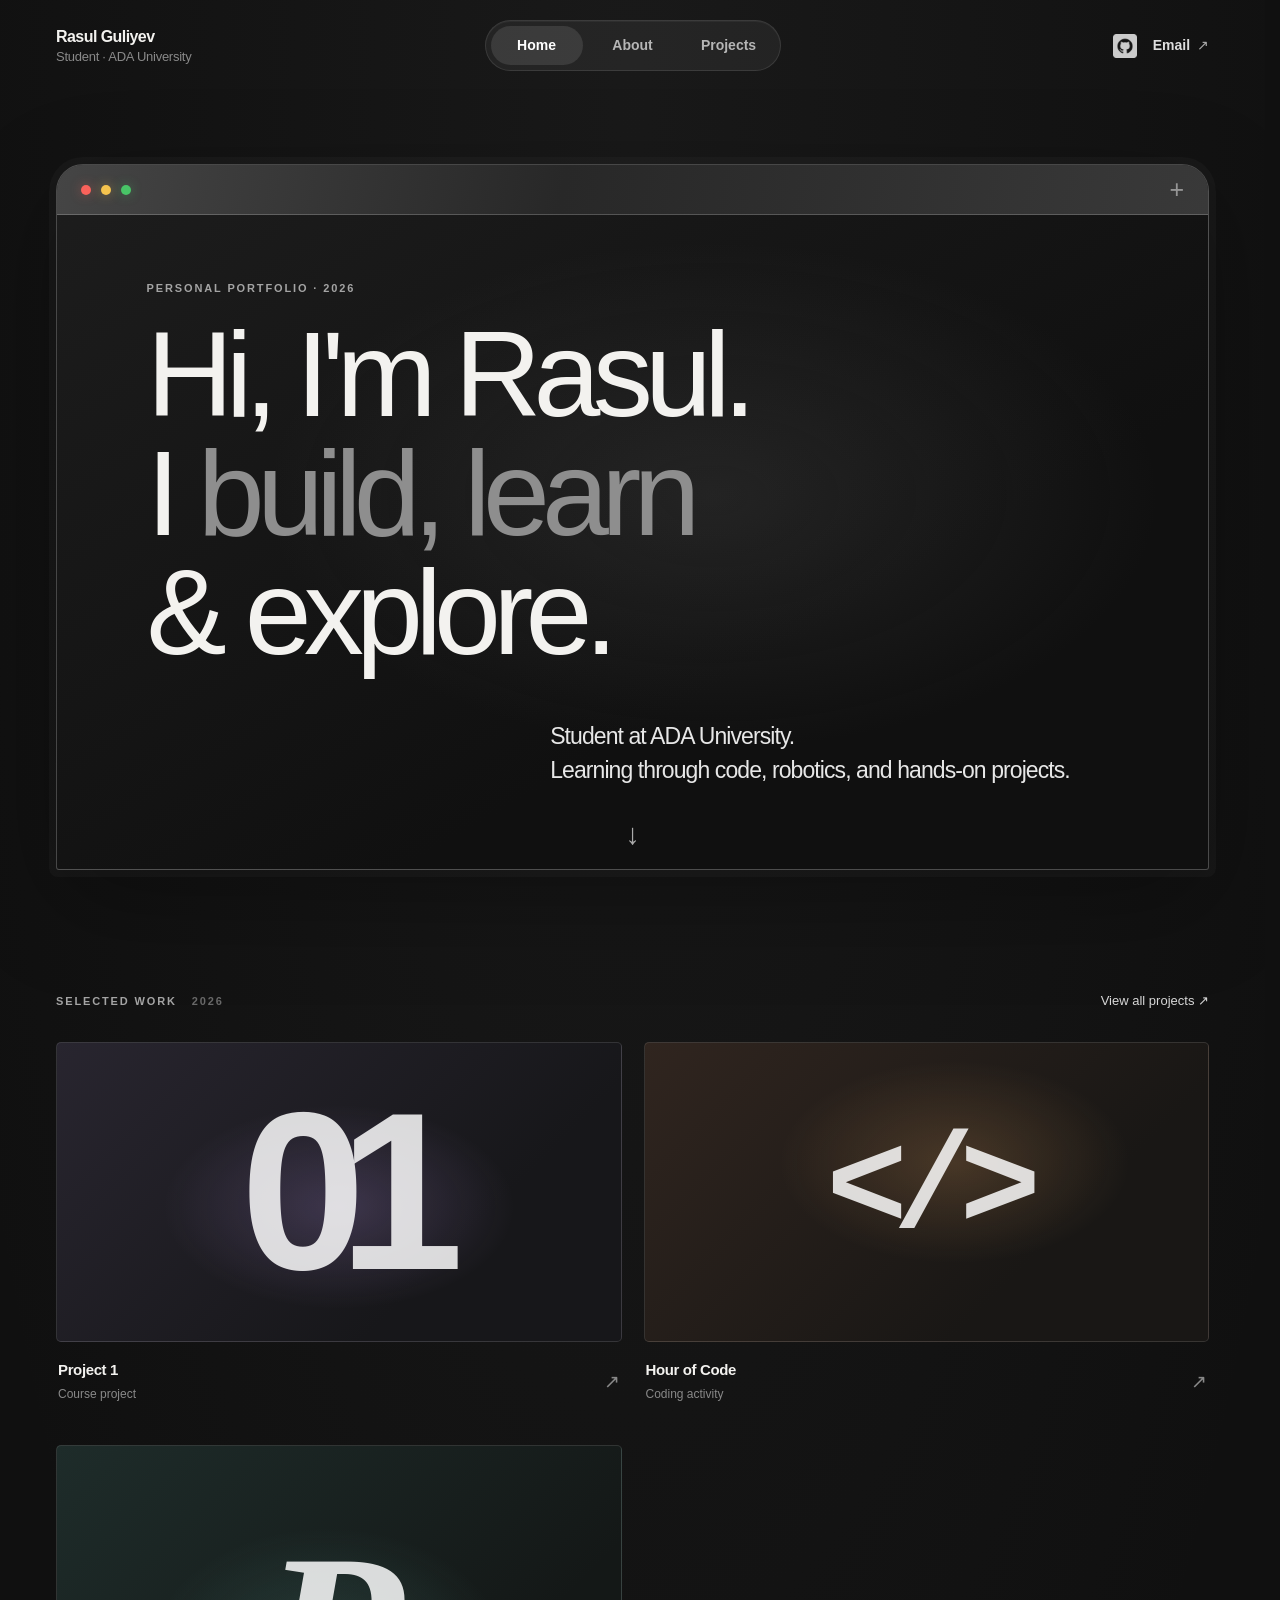
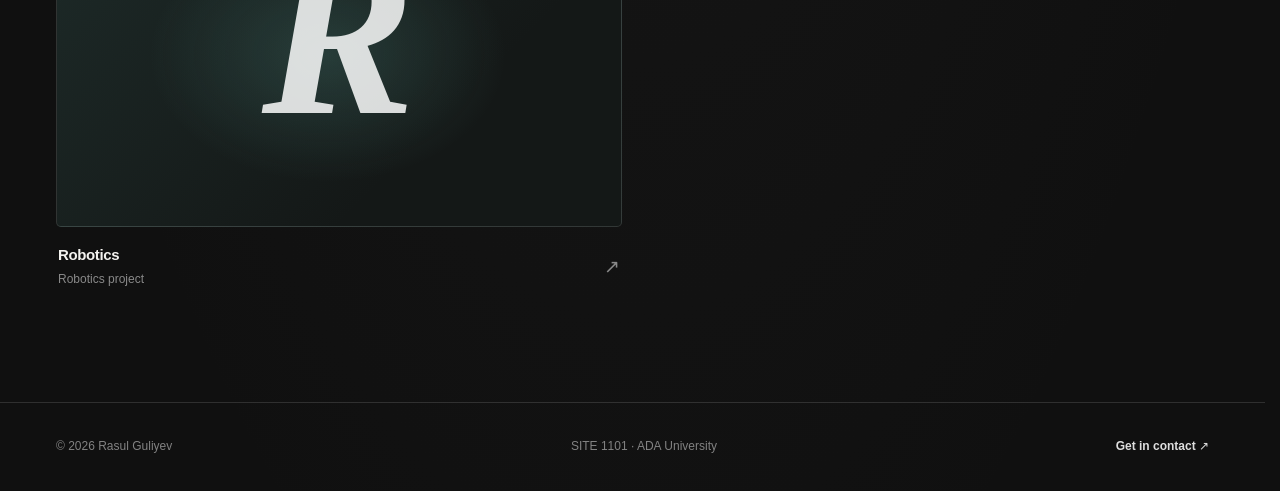
<file: Desktop/Project 4 Personal Website/index.html>
<!DOCTYPE html>
<html lang="en">
<head>
  <meta charset="UTF-8">
  <meta name="viewport" content="width=device-width, initial-scale=1.0">
  <title>Rasul Guliyev | Home</title>
  <link rel="stylesheet" href="style.css">
  <script src="script.js" defer></script>
</head>
<body class="home-page">

  <header class="site-header">
    <a class="brand" href="index.html">
      <span class="brand-name">Rasul Guliyev</span>
      <span class="brand-role">Student · ADA University</span>
    </a>
    <nav class="site-nav" aria-label="Main navigation">
      <span class="nav-pill" aria-hidden="true"></span>
      <a class="nav-link active" href="index.html#intro" aria-current="page">Home</a>
      <a class="nav-link" href="about.html#about-intro">About</a>
      <a class="nav-link" href="projects.html#projects-intro">Projects</a>
    </nav>
    <div class="header-links">
      <a class="github-link" href="https://github.com/Raasull/rguliyev" aria-label="GitHub repository">
        <img src="images/github.png" alt="">
      </a>
      <a class="email-link" href="mailto:guliyevrasul77@gmail.com">Email <span aria-hidden="true">↗</span></a>
    </div>
  </header>

  <main class="page-shell home-shell">
    <section id="intro" class="hero-window" data-reveal>
      <div class="window-bar" aria-hidden="true">
        <span class="window-dot dot-red"></span>
        <span class="window-dot dot-yellow"></span>
        <span class="window-dot dot-green"></span>
        <span class="window-mark">+</span>
      </div>
      <div class="hero-content">
        <div class="hero-title-wrap">
          <p class="eyebrow">Personal portfolio · 2026</p>
          <h1>Hi, I'm Rasul.<br>I <span>build, learn</span><br>&amp; explore.</h1>
        </div>
        <p class="hero-summary">Student at ADA University.<br>Learning through code, robotics, and hands-on projects.</p>
      </div>
      <a class="scroll-cue" href="#work" aria-label="Scroll to selected work">↓</a>
    </section>

    <section id="work" class="work-section" data-reveal>
      <div class="section-heading">
        <p class="eyebrow">Selected work <span>2026</span></p>
        <a class="text-link" href="projects.html">View all projects <span aria-hidden="true">↗</span></a>
      </div>
      <div class="work-list">
        <a class="work-card work-one" href="projects.html#project-one" data-reveal>
          <span class="work-image" aria-hidden="true"><span class="work-art art-one">01</span></span>
          <span class="work-caption"><span><strong>Project 1</strong><small>Course project</small></span><span class="work-arrow" aria-hidden="true">↗</span></span>
        </a>
        <a class="work-card work-two" href="projects.html#hour-of-code" data-reveal>
          <span class="work-image" aria-hidden="true"><span class="work-art art-two">&lt;/&gt;</span></span>
          <span class="work-caption"><span><strong>Hour of Code</strong><small>Coding activity</small></span><span class="work-arrow" aria-hidden="true">↗</span></span>
        </a>
        <a class="work-card work-three" href="projects.html#robotics" data-reveal>
          <span class="work-image" aria-hidden="true"><span class="work-art art-three">R</span></span>
          <span class="work-caption"><span><strong>Robotics</strong><small>Robotics project</small></span><span class="work-arrow" aria-hidden="true">↗</span></span>
        </a>
      </div>
    </section>
  </main>

  <footer class="site-footer">
    <div class="footer-inner">
      <span>&copy; 2026 Rasul Guliyev</span>
      <span>SITE 1101 · ADA University</span>
      <a class="contact-link" href="mailto:guliyevrasul77@gmail.com">Get in contact ↗</a>
    </div>
  </footer>

</body>
</html>
</file>
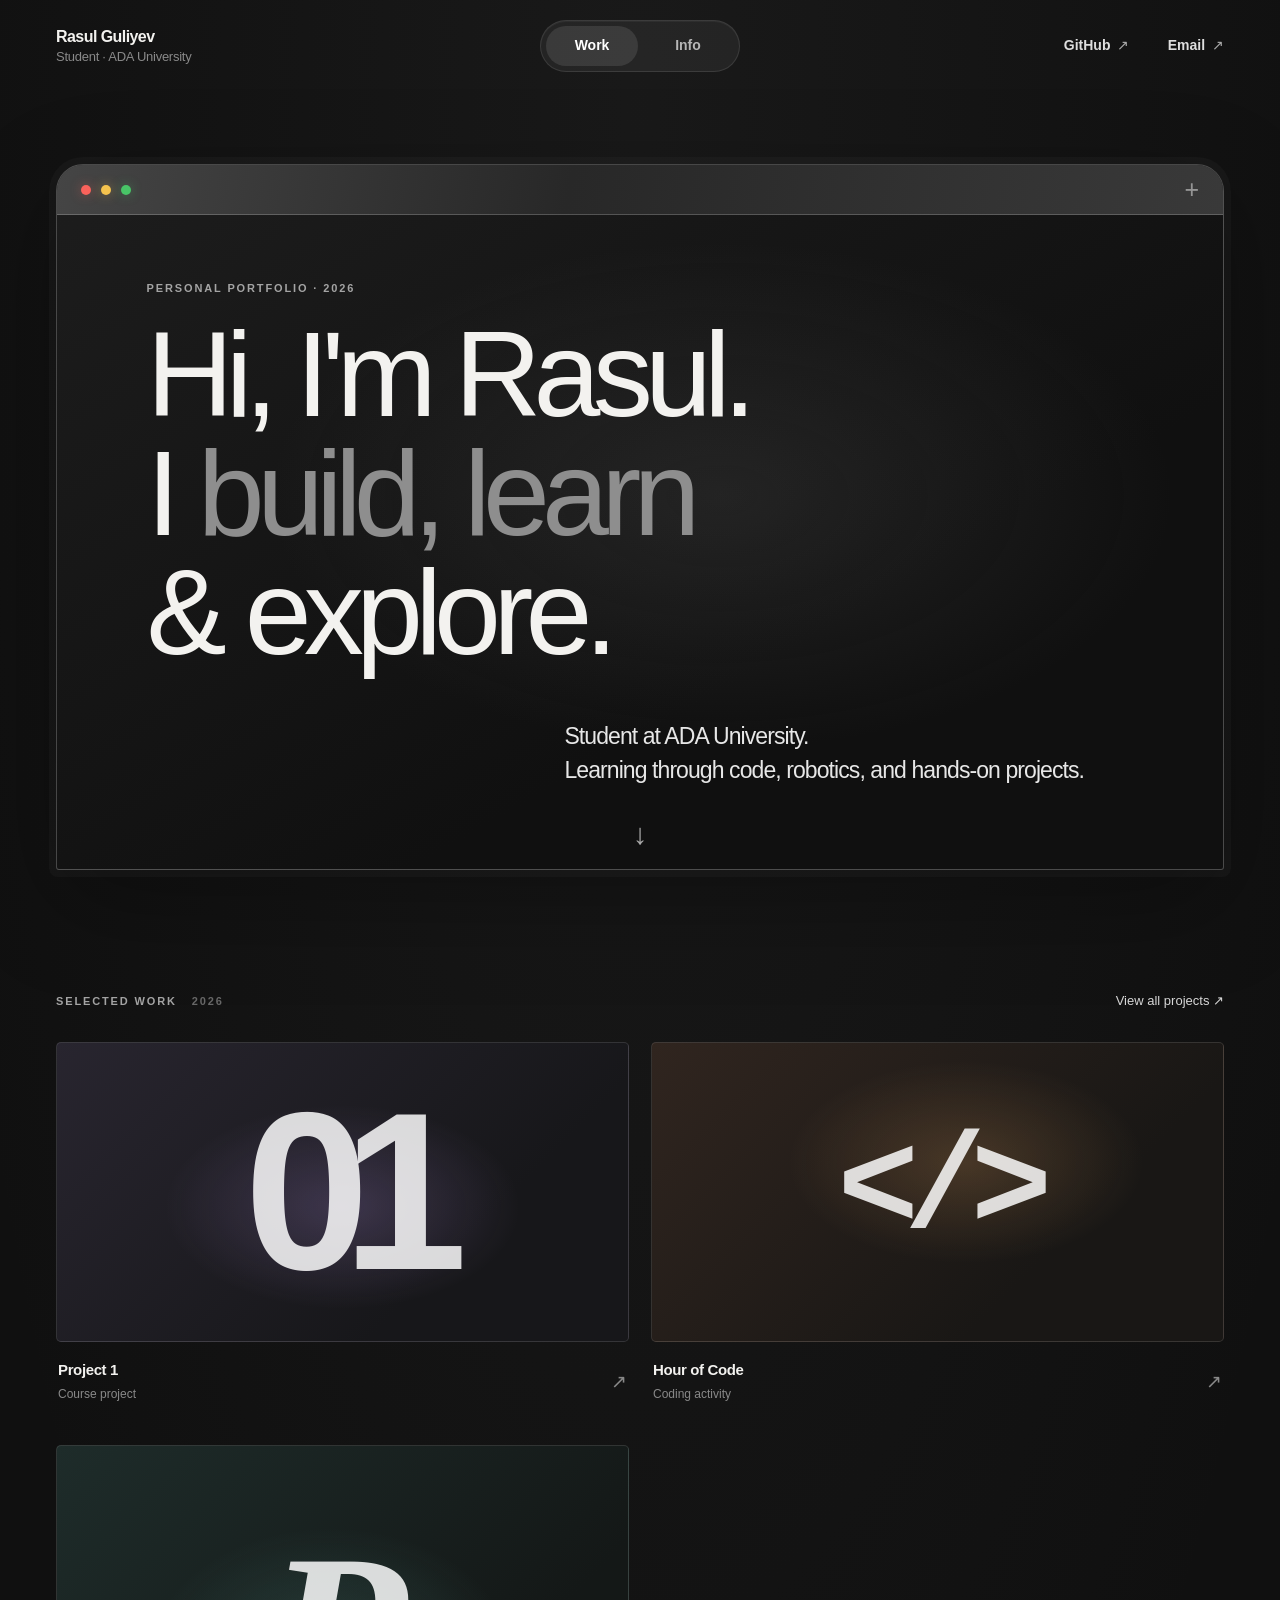
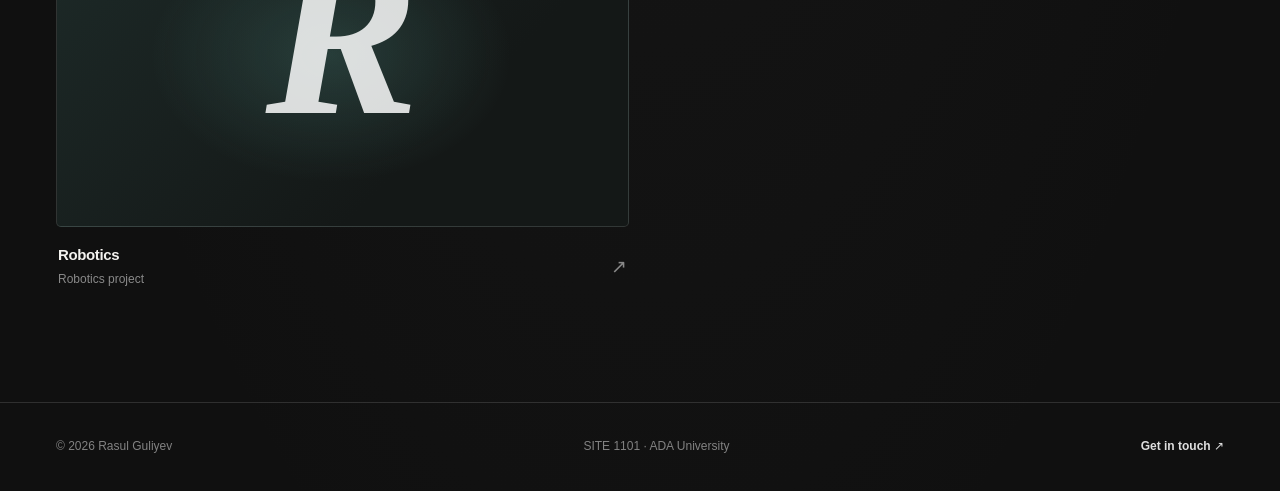
<file: Desktop/Project 4 Personal Website/website/index.htm>
<!DOCTYPE html>
<html lang="en">
<head>
  <meta charset="UTF-8">
  <meta name="viewport" content="width=device-width, initial-scale=1.0">
  <title>Rasul Guliyev | Home</title>
  <link rel="stylesheet" href="style.css">
</head>
<body class="home-page">

  <header class="site-header">
    <a class="brand" href="index.htm">
      <span class="brand-name">Rasul Guliyev</span>
      <span class="brand-role">Student · ADA University</span>
    </a>
    <nav class="site-nav" aria-label="Main navigation">
      <a href="projects.htm" aria-current="page">Work</a>
      <a href="about.htm">Info</a>
    </nav>
    <div class="header-links">
      <a href="https://github.com/Raasull/rguliyev">GitHub <span aria-hidden="true">↗</span></a>
      <a href="mailto:guliyevrasul77@gmail.com">Email <span aria-hidden="true">↗</span></a>
    </div>
  </header>

  <main class="page-shell home-shell">
    <section id="intro" class="hero-window">
      <div class="window-bar" aria-hidden="true">
        <span class="window-dot dot-red"></span>
        <span class="window-dot dot-yellow"></span>
        <span class="window-dot dot-green"></span>
        <span class="window-mark">+</span>
      </div>
      <div class="hero-content">
        <div class="hero-title-wrap">
          <p class="eyebrow">Personal portfolio · 2026</p>
          <h1>Hi, I'm Rasul.<br>I <span>build, learn</span><br>&amp; explore.</h1>
        </div>
        <p class="hero-summary">Student at ADA University.<br>Learning through code, robotics, and hands-on projects.</p>
      </div>
      <a class="scroll-cue" href="#work" aria-label="Scroll to selected work">↓</a>
    </section>

    <section id="work" class="work-section">
      <div class="section-heading">
        <p class="eyebrow">Selected work <span>2026</span></p>
        <a class="text-link" href="projects.htm">View all projects <span aria-hidden="true">↗</span></a>
      </div>
      <div class="work-list">
        <a class="work-card work-one" href="projects.htm#project-one">
          <span class="work-image" aria-hidden="true"><span class="work-art art-one">01</span></span>
          <span class="work-caption"><span><strong>Project 1</strong><small>Course project</small></span><span class="work-arrow" aria-hidden="true">↗</span></span>
        </a>
        <a class="work-card work-two" href="projects.htm#hour-of-code">
          <span class="work-image" aria-hidden="true"><span class="work-art art-two">&lt;/&gt;</span></span>
          <span class="work-caption"><span><strong>Hour of Code</strong><small>Coding activity</small></span><span class="work-arrow" aria-hidden="true">↗</span></span>
        </a>
        <a class="work-card work-three" href="projects.htm#robotics">
          <span class="work-image" aria-hidden="true"><span class="work-art art-three">R</span></span>
          <span class="work-caption"><span><strong>Robotics</strong><small>Robotics project</small></span><span class="work-arrow" aria-hidden="true">↗</span></span>
        </a>
      </div>
    </section>
  </main>

  <footer class="site-footer">
    <div class="footer-inner">
      <span>&copy; 2026 Rasul Guliyev</span>
      <span>SITE 1101 · ADA University</span>
      <a href="mailto:guliyevrasul77@gmail.com">Get in touch ↗</a>
    </div>
  </footer>

</body>
</html>
</file>
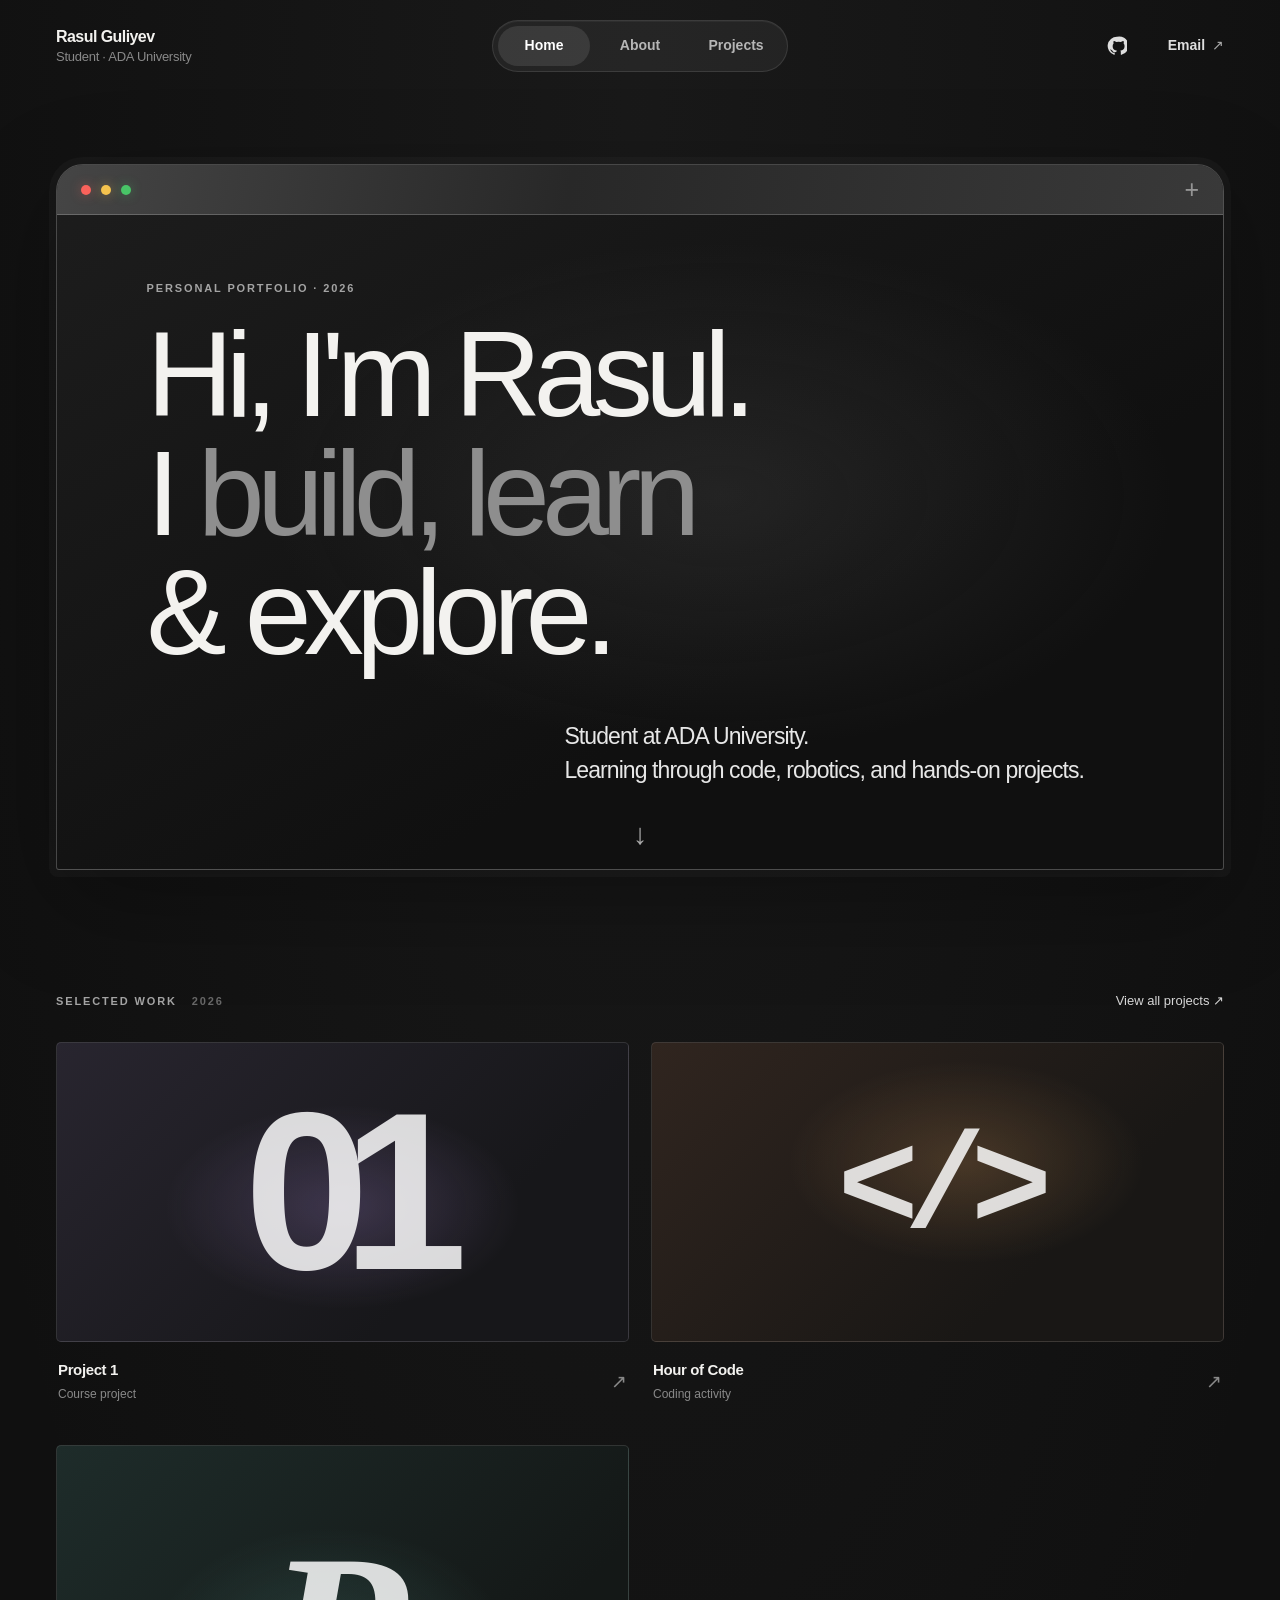
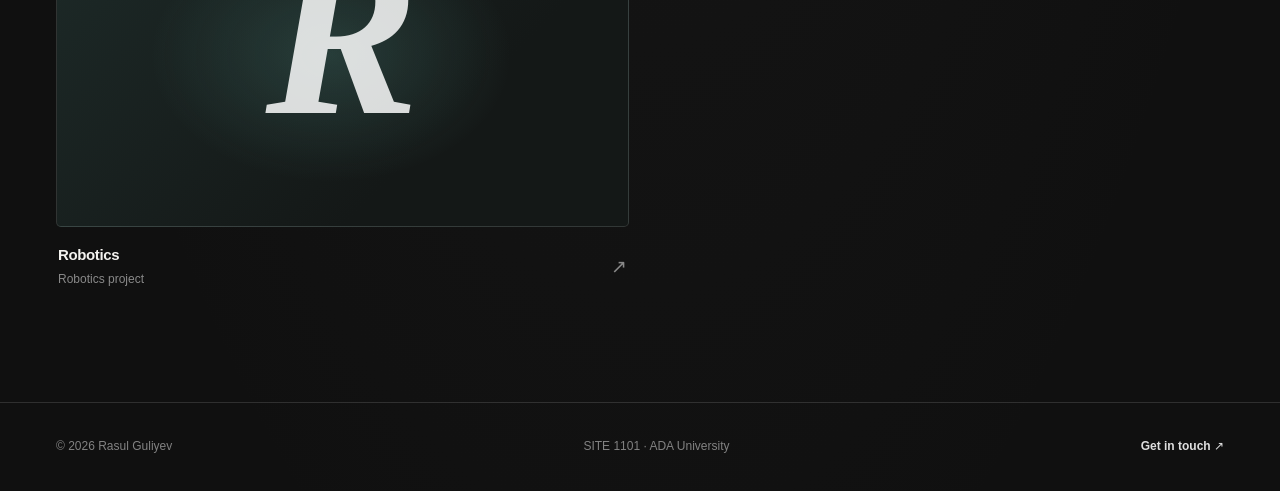
<file: Desktop/Project 4 Personal Website/website/index.html>
<!DOCTYPE html>
<html lang="en">
<head>
  <meta charset="UTF-8">
  <meta name="viewport" content="width=device-width, initial-scale=1.0">
  <title>Rasul Guliyev | Home</title>
  <link rel="stylesheet" href="style.css">
</head>
<body class="home-page">

  <header class="site-header">
    <a class="brand" href="index.html">
      <span class="brand-name">Rasul Guliyev</span>
      <span class="brand-role">Student · ADA University</span>
    </a>
    <nav class="site-nav" aria-label="Main navigation">
      <a href="index.html" aria-current="page">Home</a>
      <a href="about.html">About</a>
      <a href="projects.html">Projects</a>
    </nav>
    <div class="header-links">
      <a class="github-link" href="https://github.com/Raasull/rguliyev" aria-label="GitHub repository">
        <svg viewBox="0 0 24 24" aria-hidden="true"><path d="M12 .8a11.2 11.2 0 0 0-3.54 21.83c.56.1.76-.24.76-.54v-2.1c-3.1.67-3.76-1.32-3.76-1.32-.51-1.3-1.25-1.65-1.25-1.65-1.02-.7.08-.69.08-.69 1.12.08 1.71 1.15 1.71 1.15 1 .1.78 2.05 3.47 2.05.77 0 1.37-.21 1.85-.56.08-.7.31-1.17.56-1.44-2.48-.28-5.09-1.24-5.09-5.52 0-1.22.44-2.22 1.15-3-.12-.28-.5-1.42.11-2.96 0 0 .94-.3 3.08 1.15a10.7 10.7 0 0 1 5.61 0c2.14-1.45 3.08-1.15 3.08-1.15.61 1.54.23 2.68.11 2.96.72.78 1.15 1.78 1.15 3 0 4.3-2.61 5.24-5.1 5.51.32.28.6.82.6 1.66v2.91c0 .3.2.65.77.54A11.2 11.2 0 0 0 12 .8Z"/></svg>
      </a>
      <a href="mailto:guliyevrasul77@gmail.com">Email <span aria-hidden="true">↗</span></a>
    </div>
  </header>

  <main class="page-shell home-shell">
    <section id="intro" class="hero-window">
      <div class="window-bar" aria-hidden="true">
        <span class="window-dot dot-red"></span>
        <span class="window-dot dot-yellow"></span>
        <span class="window-dot dot-green"></span>
        <span class="window-mark">+</span>
      </div>
      <div class="hero-content">
        <div class="hero-title-wrap">
          <p class="eyebrow">Personal portfolio · 2026</p>
          <h1>Hi, I'm Rasul.<br>I <span>build, learn</span><br>&amp; explore.</h1>
        </div>
        <p class="hero-summary">Student at ADA University.<br>Learning through code, robotics, and hands-on projects.</p>
      </div>
      <a class="scroll-cue" href="#work" aria-label="Scroll to selected work">↓</a>
    </section>

    <section id="work" class="work-section">
      <div class="section-heading">
        <p class="eyebrow">Selected work <span>2026</span></p>
        <a class="text-link" href="projects.html">View all projects <span aria-hidden="true">↗</span></a>
      </div>
      <div class="work-list">
        <a class="work-card work-one" href="projects.html#project-one">
          <span class="work-image" aria-hidden="true"><span class="work-art art-one">01</span></span>
          <span class="work-caption"><span><strong>Project 1</strong><small>Course project</small></span><span class="work-arrow" aria-hidden="true">↗</span></span>
        </a>
        <a class="work-card work-two" href="projects.html#hour-of-code">
          <span class="work-image" aria-hidden="true"><span class="work-art art-two">&lt;/&gt;</span></span>
          <span class="work-caption"><span><strong>Hour of Code</strong><small>Coding activity</small></span><span class="work-arrow" aria-hidden="true">↗</span></span>
        </a>
        <a class="work-card work-three" href="projects.html#robotics">
          <span class="work-image" aria-hidden="true"><span class="work-art art-three">R</span></span>
          <span class="work-caption"><span><strong>Robotics</strong><small>Robotics project</small></span><span class="work-arrow" aria-hidden="true">↗</span></span>
        </a>
      </div>
    </section>
  </main>

  <footer class="site-footer">
    <div class="footer-inner">
      <span>&copy; 2026 Rasul Guliyev</span>
      <span>SITE 1101 · ADA University</span>
      <a href="mailto:guliyevrasul77@gmail.com">Get in touch ↗</a>
    </div>
  </footer>

</body>
</html>
</file>
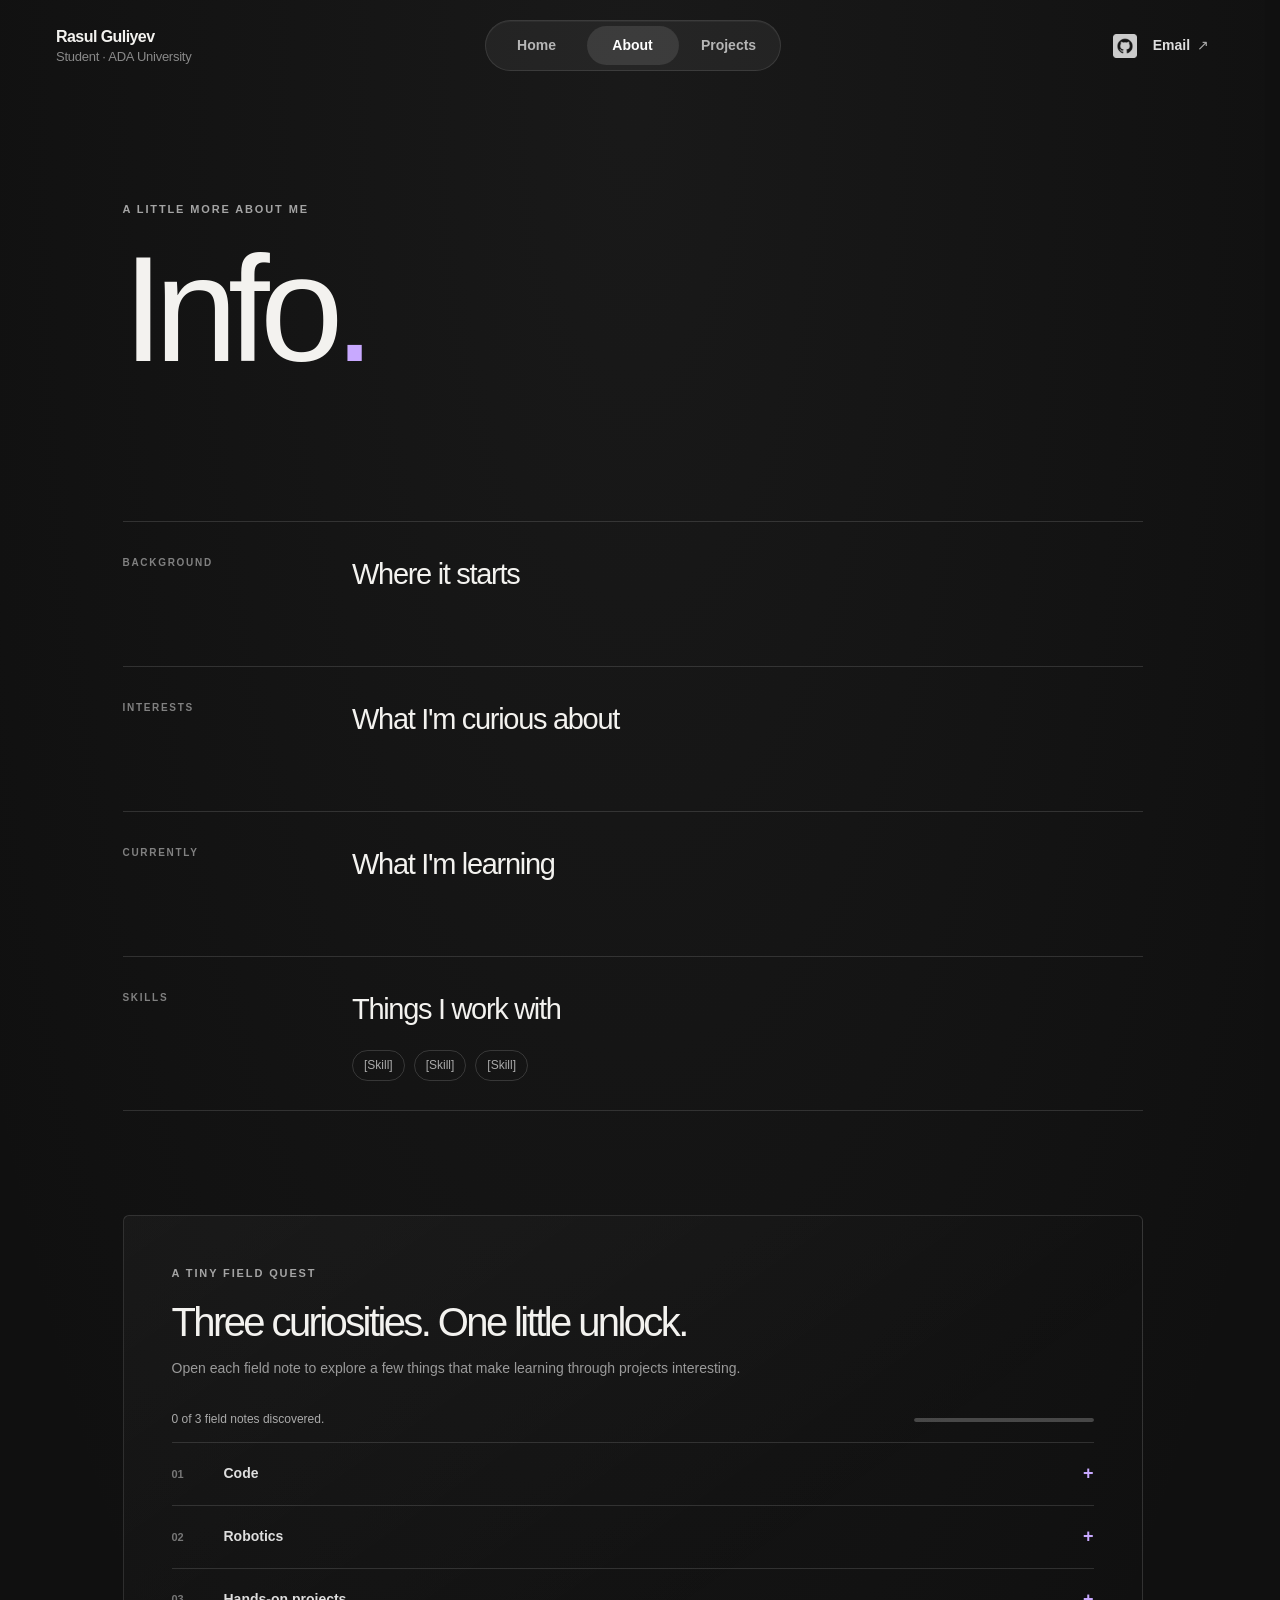
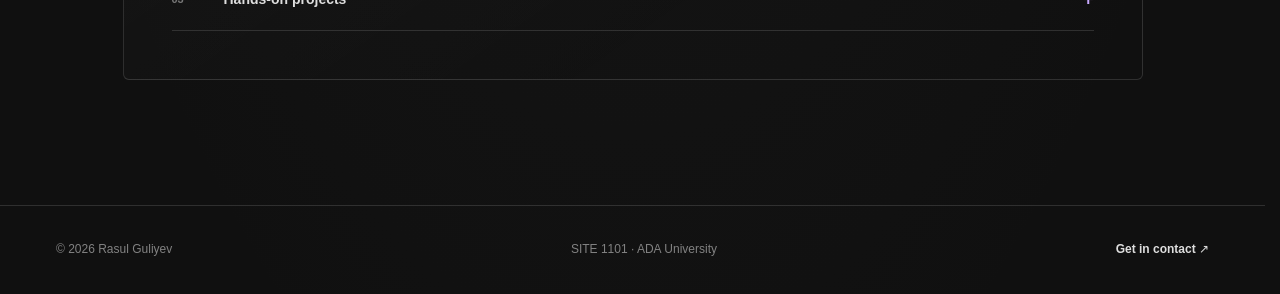
<file: Desktop/Project 4 Personal Website/about.html>
<!DOCTYPE html>
<html lang="en">
<head>
  <meta charset="UTF-8">
  <meta name="viewport" content="width=device-width, initial-scale=1.0">
  <title>About | Rasul Guliyev</title>
  <link rel="stylesheet" href="style.css">
  <script src="script.js" defer></script>
</head>
<body class="info-page">

  <header class="site-header">
    <a class="brand" href="index.html">
      <span class="brand-name">Rasul Guliyev</span>
      <span class="brand-role">Student · ADA University</span>
    </a>
    <nav class="site-nav" aria-label="Main navigation">
      <span class="nav-pill" aria-hidden="true"></span>
      <a class="nav-link" href="index.html#intro">Home</a>
      <a class="nav-link active" href="about.html#about-intro" aria-current="page">About</a>
      <a class="nav-link" href="projects.html#projects-intro">Projects</a>
    </nav>
    <div class="header-links">
      <a class="github-link" href="https://github.com/Raasull/rguliyev" aria-label="GitHub repository">
        <img src="images/github.png" alt="">
      </a>
      <a class="email-link" href="mailto:guliyevrasul77@gmail.com">Email <span aria-hidden="true">↗</span></a>
    </div>
  </header>

  <main class="page-shell info-shell">
    <section id="about-intro" class="page-heading" data-reveal>
      <p class="eyebrow">A little more about me</p>
      <h1>Info<span class="heading-period">.</span></h1>
      <p class="info-intro"><!-- Introduce yourself in your own words. Share your background, interests, and what you hope to learn. --></p>
    </section>

    <section class="info-layout">
      <div class="info-label">
        <p class="eyebrow">Background</p>
      </div>
      <article class="info-copy" id="background" data-reveal>
        <h2>Where it starts</h2>
        <p><!-- Share your education, qualifications, and experiences. --></p>
      </article>
      <div class="info-label">
        <p class="eyebrow">Interests</p>
      </div>
      <article class="info-copy" id="interests" data-reveal>
        <h2>What I'm curious about</h2>
        <p><!-- Describe activities and topics you enjoy, in or outside your courses. --></p>
      </article>
      <div class="info-label">
        <p class="eyebrow">Currently</p>
      </div>
      <article class="info-copy" id="learning-and-goals" data-reveal>
        <h2>What I'm learning</h2>
        <p><!-- Share what you're learning and what you'd like to explore next. --></p>
      </article>
      <div class="info-label">
        <p class="eyebrow">Skills</p>
      </div>
      <article class="info-copy" id="skills" data-reveal>
        <h2>Things I work with</h2>
        <ul class="skill-list">
          <li>[Skill]</li>
          <li>[Skill]</li>
          <li>[Skill]</li>
        </ul>
      </article>
    </section>

    <section class="curiosity-quest" data-quest data-reveal aria-labelledby="quest-title">
      <div class="quest-heading">
        <p class="eyebrow">A tiny field quest</p>
        <h2 id="quest-title">Three curiosities. One little unlock.</h2>
        <p>Open each field note to explore a few things that make learning through projects interesting.</p>
      </div>
      <div class="quest-progress">
        <p data-quest-status aria-live="polite">0 of 3 field notes discovered.</p>
        <progress data-quest-progress max="3" value="0" aria-label="Field notes discovered">0 of 3</progress>
      </div>
      <div class="quest-list">
        <details class="quest-item" data-quest-item>
          <summary><span class="quest-index">01</span><span>Code</span><span class="quest-toggle" aria-hidden="true"></span></summary>
          <p>Break a big question into small steps, then use code to test an idea and make it real.</p>
        </details>
        <details class="quest-item" data-quest-item>
          <summary><span class="quest-index">02</span><span>Robotics</span><span class="quest-toggle" aria-hidden="true"></span></summary>
          <p>Connect software with the physical world and learn from what happens when the two meet.</p>
        </details>
        <details class="quest-item" data-quest-item>
          <summary><span class="quest-index">03</span><span>Hands-on projects</span><span class="quest-toggle" aria-hidden="true"></span></summary>
          <p>Turn curiosity into something you can build, try, improve, and share.</p>
        </details>
      </div>
      <p class="quest-complete" data-quest-complete hidden>Curiosity explorer unlocked. Thanks for exploring.</p>
    </section>
  </main>

  <footer class="site-footer">
    <div class="footer-inner">
      <span>&copy; 2026 Rasul Guliyev</span>
      <span>SITE 1101 · ADA University</span>
      <a class="contact-link" href="mailto:guliyevrasul77@gmail.com">Get in contact ↗</a>
    </div>
  </footer>

</body>
</html>
</file>
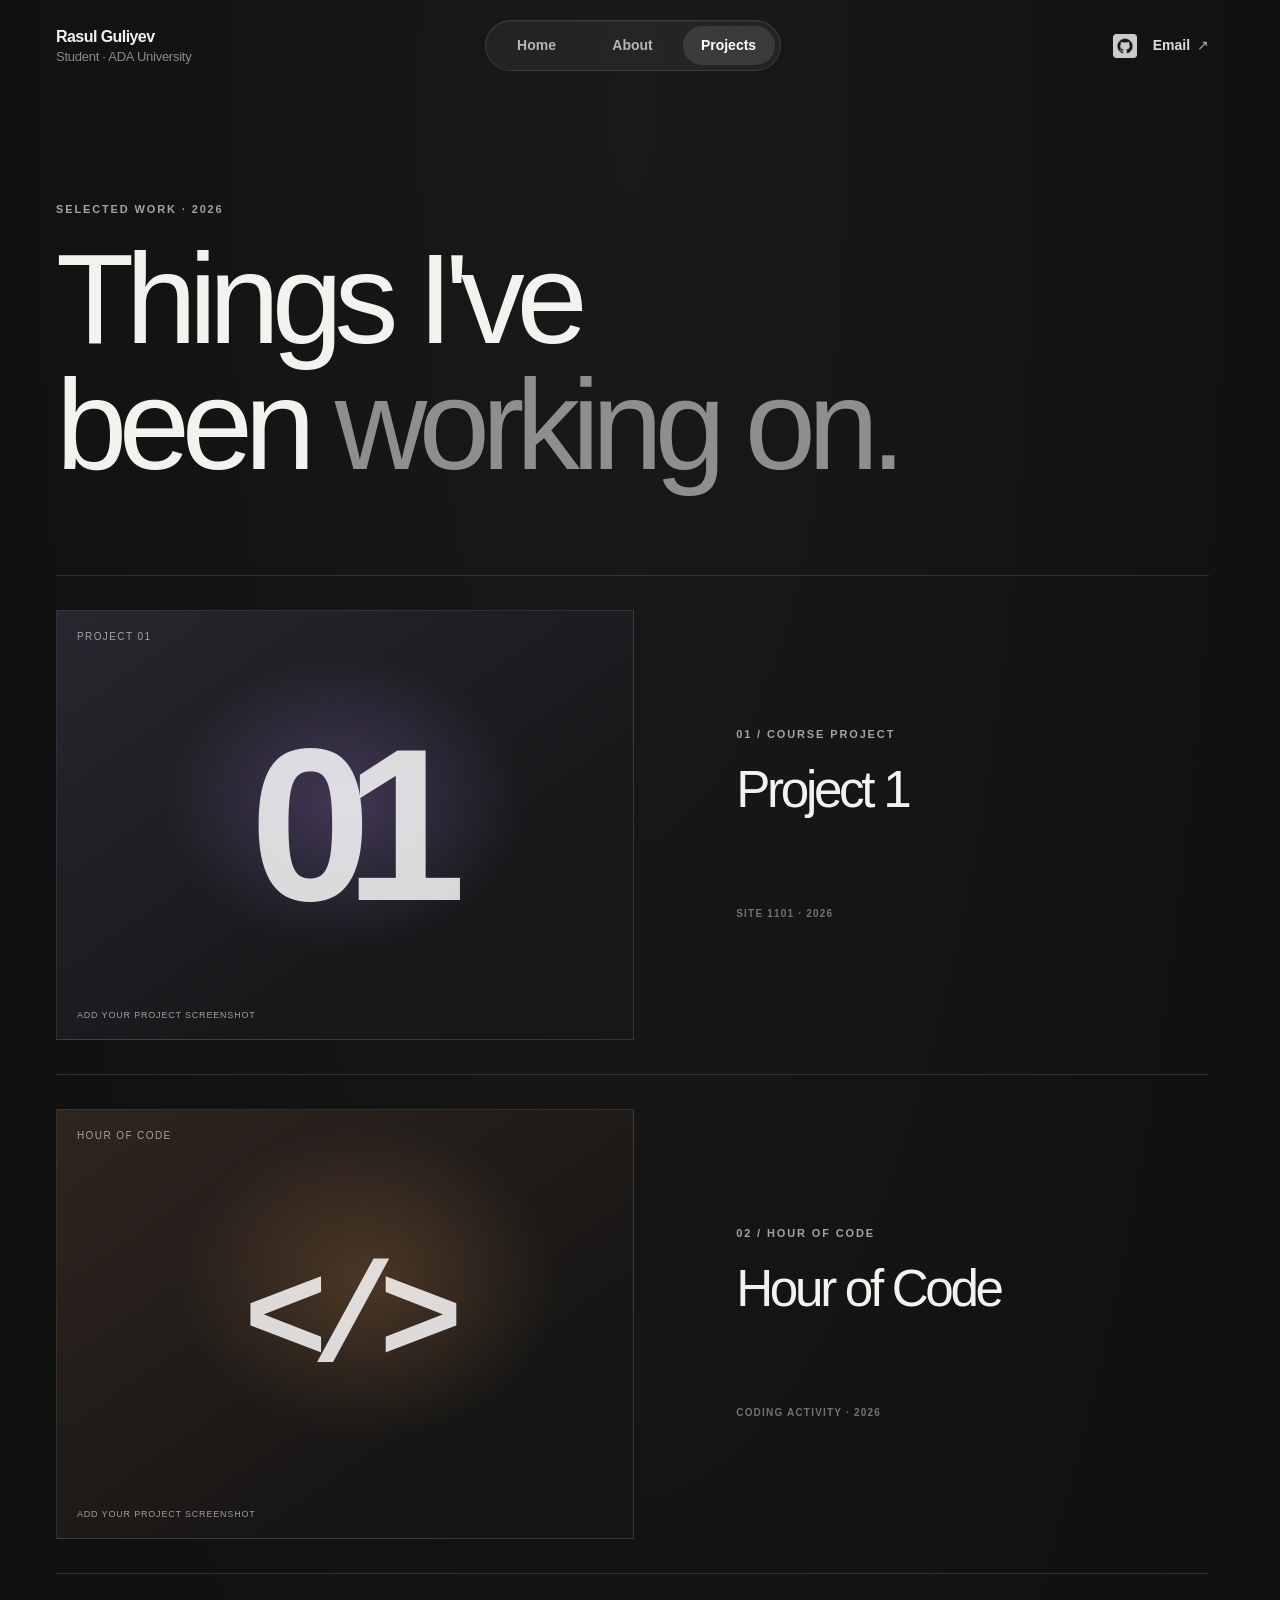
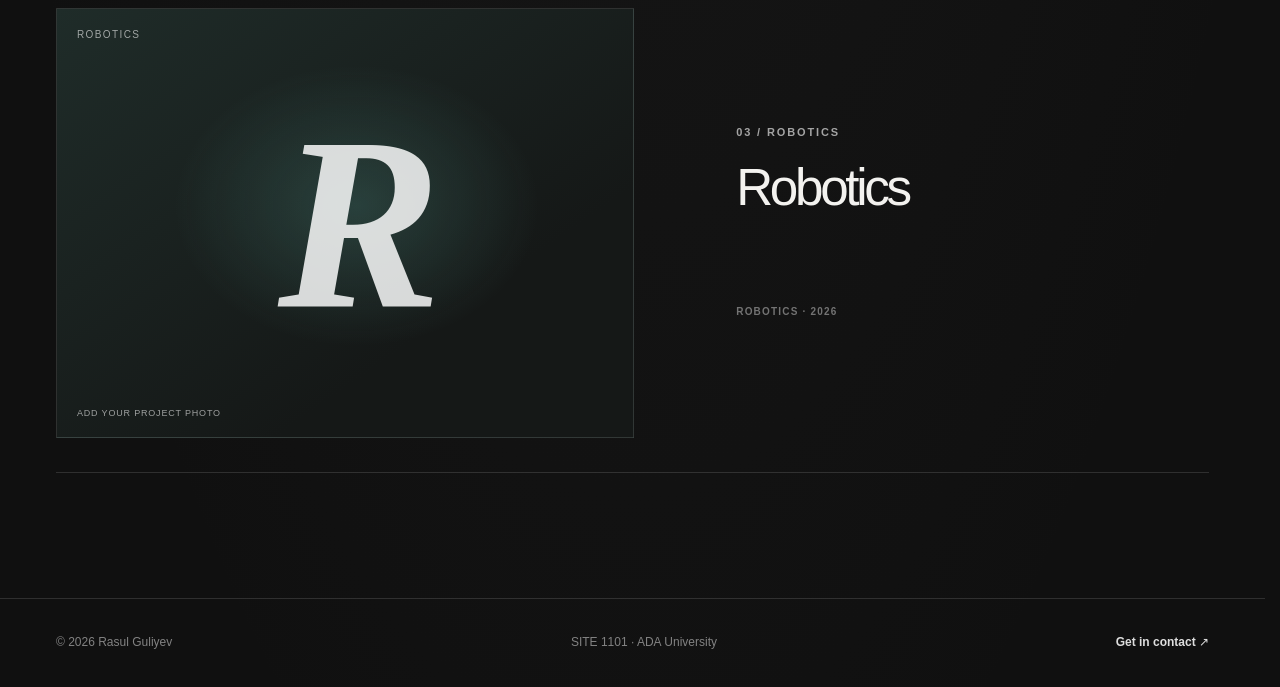
<file: Desktop/Project 4 Personal Website/projects.html>
<!DOCTYPE html>
<html lang="en">
<head>
  <meta charset="UTF-8">
  <meta name="viewport" content="width=device-width, initial-scale=1.0">
  <title>Projects | Rasul Guliyev</title>
  <link rel="stylesheet" href="style.css">
  <script src="script.js" defer></script>
</head>
<body class="projects-page">

  <header class="site-header">
    <a class="brand" href="index.html">
      <span class="brand-name">Rasul Guliyev</span>
      <span class="brand-role">Student · ADA University</span>
    </a>
    <nav class="site-nav" aria-label="Main navigation">
      <span class="nav-pill" aria-hidden="true"></span>
      <a class="nav-link" href="index.html#intro">Home</a>
      <a class="nav-link" href="about.html#about-intro">About</a>
      <a class="nav-link active" href="projects.html#projects-intro" aria-current="page">Projects</a>
    </nav>
    <div class="header-links">
      <a class="github-link" href="https://github.com/Raasull/rguliyev" aria-label="GitHub repository">
        <img src="images/github.png" alt="">
      </a>
      <a class="email-link" href="mailto:guliyevrasul77@gmail.com">Email <span aria-hidden="true">↗</span></a>
    </div>
  </header>

  <main class="page-shell projects-shell">
    <section id="projects-intro" class="page-heading" data-reveal>
      <p class="eyebrow">Selected work · 2026</p>
      <h1>Things I've<br>been <span class="muted-title">working on.</span></h1>
      <p><!-- Introduce your projects in your own words. --></p>
    </section>

    <section id="project-list" class="project-list" aria-label="Selected projects">
      <article class="project-row" id="project-one" data-reveal>
        <div class="project-visual visual-one" role="img" aria-label="Placeholder for a Project 1 screenshot">
          <span class="visual-label">PROJECT 01</span>
          <span class="visual-mark">01</span>
          <span class="visual-caption">Add your project screenshot</span>
        </div>
        <div class="project-copy">
          <p class="eyebrow">01 / COURSE PROJECT</p>
          <h2>Project 1</h2>
          <p><!-- Describe the project's goal, what you made, and your contribution. --></p>
          <span class="project-meta">SITE 1101 · 2026</span>
        </div>
      </article>

      <article class="project-row" id="hour-of-code" data-reveal>
        <div class="project-visual visual-two" role="img" aria-label="Placeholder for an Hour of Code screenshot">
          <span class="visual-label">HOUR OF CODE</span>
          <span class="visual-mark code-mark">&lt;/&gt;</span>
          <span class="visual-caption">Add your project screenshot</span>
        </div>
        <div class="project-copy">
          <p class="eyebrow">02 / HOUR OF CODE</p>
          <h2>Hour of Code</h2>
          <p><!-- Describe the activity, what you created, and what you learned. --></p>
          <span class="project-meta">CODING ACTIVITY · 2026</span>
        </div>
      </article>

      <article class="project-row" id="robotics" data-reveal>
        <div class="project-visual visual-three" role="img" aria-label="Placeholder for a Robotics project photo">
          <span class="visual-label">ROBOTICS</span>
          <span class="visual-mark robot-mark">R</span>
          <span class="visual-caption">Add your project photo</span>
        </div>
        <div class="project-copy">
          <p class="eyebrow">03 / ROBOTICS</p>
          <h2>Robotics</h2>
          <p><!-- Describe the robot or activity, your role, and the outcome. --></p>
          <span class="project-meta">ROBOTICS · 2026</span>
        </div>
      </article>
    </section>
  </main>

  <footer class="site-footer">
    <div class="footer-inner">
      <span>&copy; 2026 Rasul Guliyev</span>
      <span>SITE 1101 · ADA University</span>
      <a class="contact-link" href="mailto:guliyevrasul77@gmail.com">Get in contact ↗</a>
    </div>
  </footer>

</body>
</html>
</file>
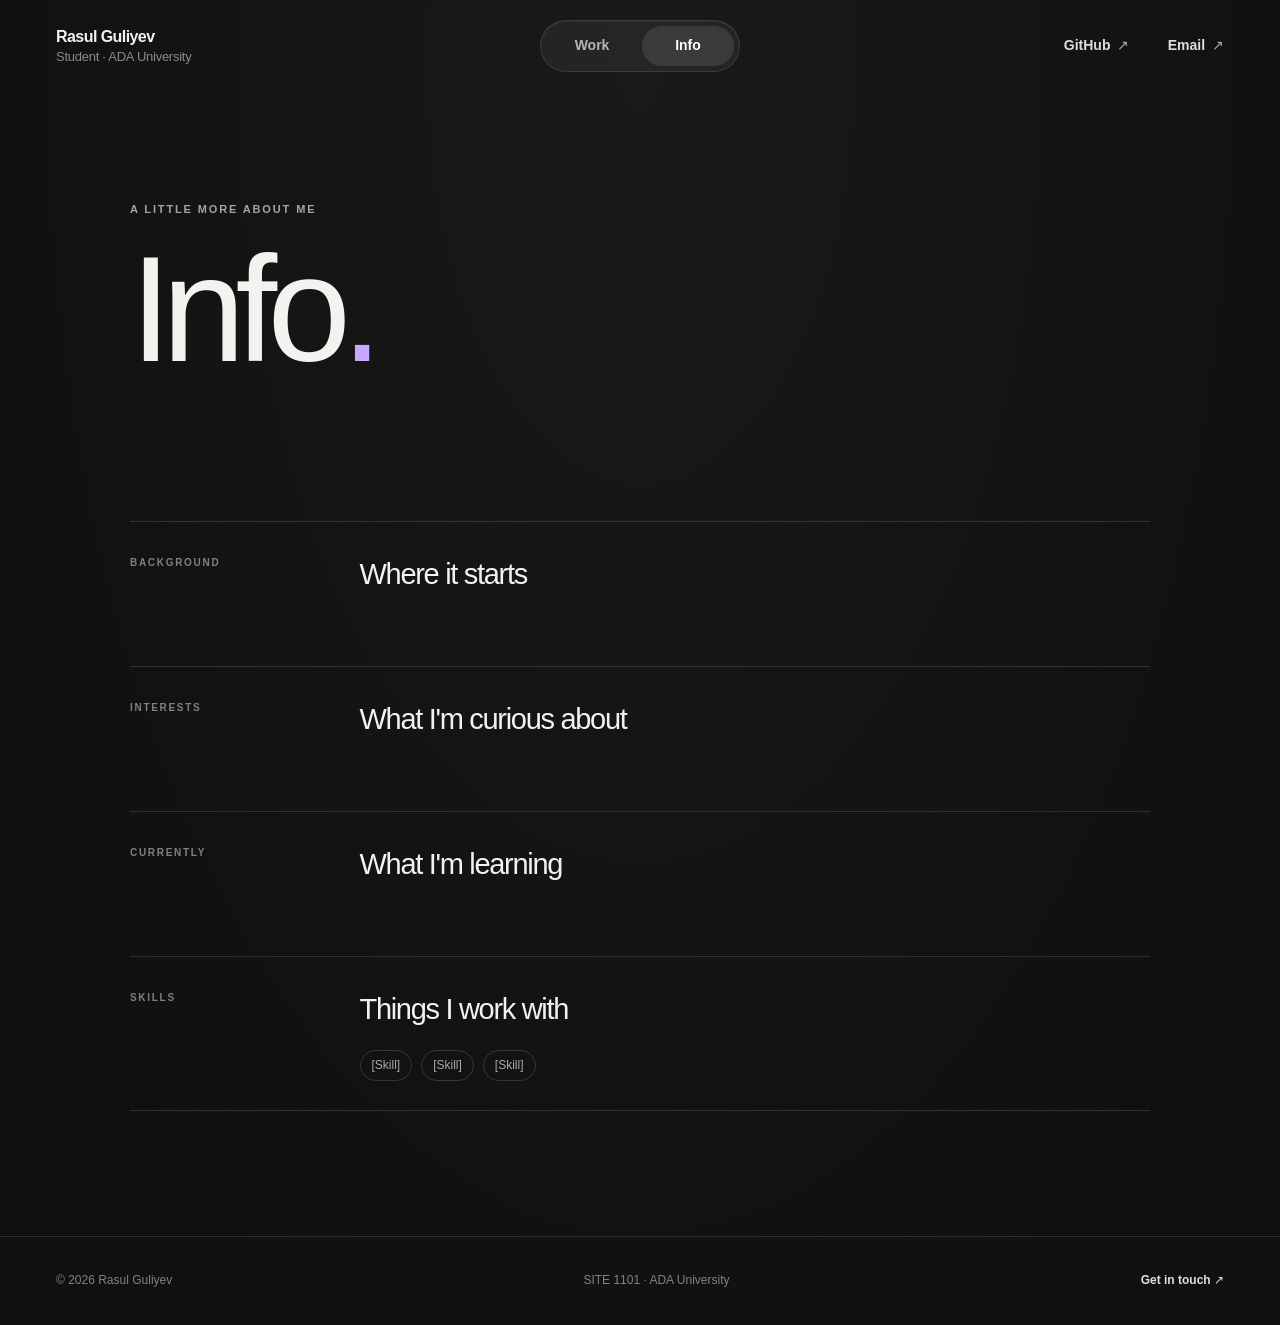
<file: Desktop/Project 4 Personal Website/website/about.htm>
<!DOCTYPE html>
<html lang="en">
<head>
  <meta charset="UTF-8">
  <meta name="viewport" content="width=device-width, initial-scale=1.0">
  <title>About | Rasul Guliyev</title>
  <link rel="stylesheet" href="style.css">
</head>
<body class="info-page">

  <header class="site-header">
    <a class="brand" href="index.htm">
      <span class="brand-name">Rasul Guliyev</span>
      <span class="brand-role">Student · ADA University</span>
    </a>
    <nav class="site-nav" aria-label="Main navigation">
      <a href="projects.htm">Work</a>
      <a href="about.htm" aria-current="page">Info</a>
    </nav>
    <div class="header-links">
      <a href="https://github.com/Raasull/rguliyev">GitHub <span aria-hidden="true">↗</span></a>
      <a href="mailto:guliyevrasul77@gmail.com">Email <span aria-hidden="true">↗</span></a>
    </div>
  </header>

  <main class="page-shell info-shell">
    <section id="about-intro" class="page-heading">
      <p class="eyebrow">A little more about me</p>
      <h1>Info<span class="heading-period">.</span></h1>
      <p class="info-intro"><!-- Introduce yourself in your own words. Share your background, interests, and what you hope to learn. --></p>
    </section>

    <section class="info-layout">
      <div class="info-label">
        <p class="eyebrow">Background</p>
      </div>
      <article class="info-copy" id="background">
        <h2>Where it starts</h2>
        <p><!-- Share your education, qualifications, and experiences. --></p>
      </article>
      <div class="info-label">
        <p class="eyebrow">Interests</p>
      </div>
      <article class="info-copy" id="interests">
        <h2>What I'm curious about</h2>
        <p><!-- Describe activities and topics you enjoy, in or outside your courses. --></p>
      </article>
      <div class="info-label">
        <p class="eyebrow">Currently</p>
      </div>
      <article class="info-copy" id="learning-and-goals">
        <h2>What I'm learning</h2>
        <p><!-- Share what you're learning and what you'd like to explore next. --></p>
      </article>
      <div class="info-label">
        <p class="eyebrow">Skills</p>
      </div>
      <article class="info-copy" id="skills">
        <h2>Things I work with</h2>
        <ul class="skill-list">
          <li>[Skill]</li>
          <li>[Skill]</li>
          <li>[Skill]</li>
        </ul>
      </article>
    </section>
  </main>

  <footer class="site-footer">
    <div class="footer-inner">
      <span>&copy; 2026 Rasul Guliyev</span>
      <span>SITE 1101 · ADA University</span>
      <a href="mailto:guliyevrasul77@gmail.com">Get in touch ↗</a>
    </div>
  </footer>

</body>
</html>
</file>
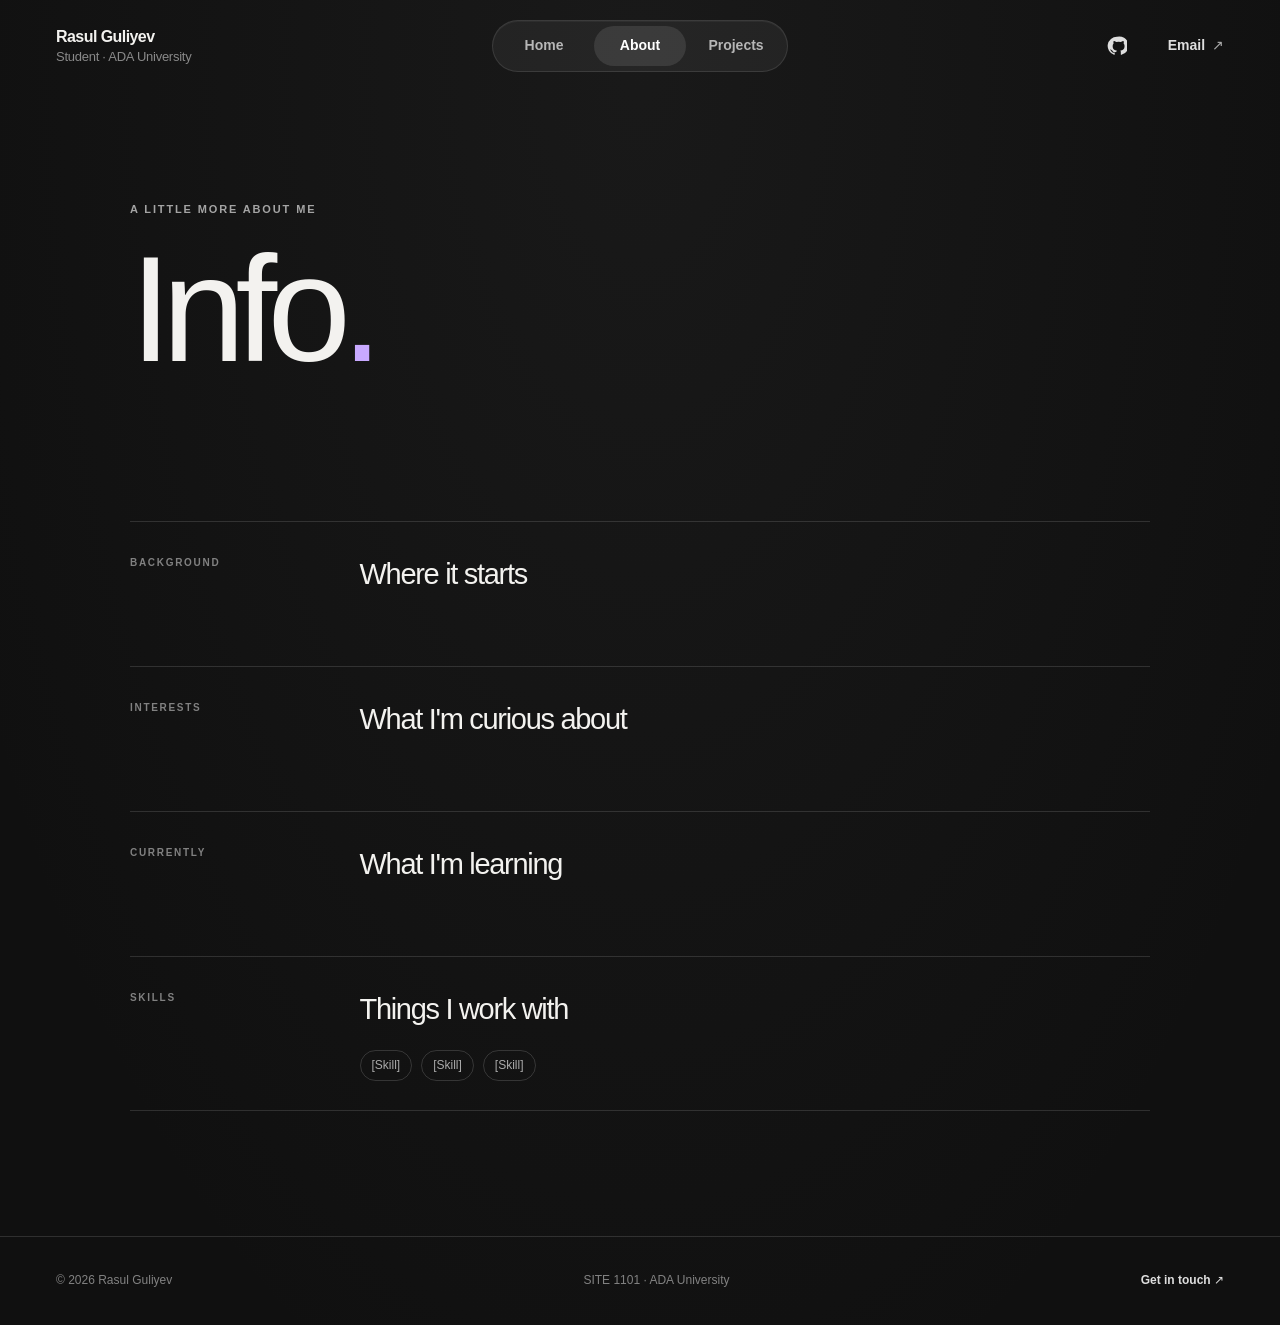
<file: Desktop/Project 4 Personal Website/website/about.html>
<!DOCTYPE html>
<html lang="en">
<head>
  <meta charset="UTF-8">
  <meta name="viewport" content="width=device-width, initial-scale=1.0">
  <title>About | Rasul Guliyev</title>
  <link rel="stylesheet" href="style.css">
</head>
<body class="info-page">

  <header class="site-header">
    <a class="brand" href="index.html">
      <span class="brand-name">Rasul Guliyev</span>
      <span class="brand-role">Student · ADA University</span>
    </a>
    <nav class="site-nav" aria-label="Main navigation">
      <a href="index.html">Home</a>
      <a href="about.html" aria-current="page">About</a>
      <a href="projects.html">Projects</a>
    </nav>
    <div class="header-links">
      <a class="github-link" href="https://github.com/Raasull/rguliyev" aria-label="GitHub repository">
        <svg viewBox="0 0 24 24" aria-hidden="true"><path d="M12 .8a11.2 11.2 0 0 0-3.54 21.83c.56.1.76-.24.76-.54v-2.1c-3.1.67-3.76-1.32-3.76-1.32-.51-1.3-1.25-1.65-1.25-1.65-1.02-.7.08-.69.08-.69 1.12.08 1.71 1.15 1.71 1.15 1 .1.78 2.05 3.47 2.05.77 0 1.37-.21 1.85-.56.08-.7.31-1.17.56-1.44-2.48-.28-5.09-1.24-5.09-5.52 0-1.22.44-2.22 1.15-3-.12-.28-.5-1.42.11-2.96 0 0 .94-.3 3.08 1.15a10.7 10.7 0 0 1 5.61 0c2.14-1.45 3.08-1.15 3.08-1.15.61 1.54.23 2.68.11 2.96.72.78 1.15 1.78 1.15 3 0 4.3-2.61 5.24-5.1 5.51.32.28.6.82.6 1.66v2.91c0 .3.2.65.77.54A11.2 11.2 0 0 0 12 .8Z"/></svg>
      </a>
      <a href="mailto:guliyevrasul77@gmail.com">Email <span aria-hidden="true">↗</span></a>
    </div>
  </header>

  <main class="page-shell info-shell">
    <section id="about-intro" class="page-heading">
      <p class="eyebrow">A little more about me</p>
      <h1>Info<span class="heading-period">.</span></h1>
      <p class="info-intro"><!-- Introduce yourself in your own words. Share your background, interests, and what you hope to learn. --></p>
    </section>

    <section class="info-layout">
      <div class="info-label">
        <p class="eyebrow">Background</p>
      </div>
      <article class="info-copy" id="background">
        <h2>Where it starts</h2>
        <p><!-- Share your education, qualifications, and experiences. --></p>
      </article>
      <div class="info-label">
        <p class="eyebrow">Interests</p>
      </div>
      <article class="info-copy" id="interests">
        <h2>What I'm curious about</h2>
        <p><!-- Describe activities and topics you enjoy, in or outside your courses. --></p>
      </article>
      <div class="info-label">
        <p class="eyebrow">Currently</p>
      </div>
      <article class="info-copy" id="learning-and-goals">
        <h2>What I'm learning</h2>
        <p><!-- Share what you're learning and what you'd like to explore next. --></p>
      </article>
      <div class="info-label">
        <p class="eyebrow">Skills</p>
      </div>
      <article class="info-copy" id="skills">
        <h2>Things I work with</h2>
        <ul class="skill-list">
          <li>[Skill]</li>
          <li>[Skill]</li>
          <li>[Skill]</li>
        </ul>
      </article>
    </section>
  </main>

  <footer class="site-footer">
    <div class="footer-inner">
      <span>&copy; 2026 Rasul Guliyev</span>
      <span>SITE 1101 · ADA University</span>
      <a href="mailto:guliyevrasul77@gmail.com">Get in touch ↗</a>
    </div>
  </footer>

</body>
</html>
</file>
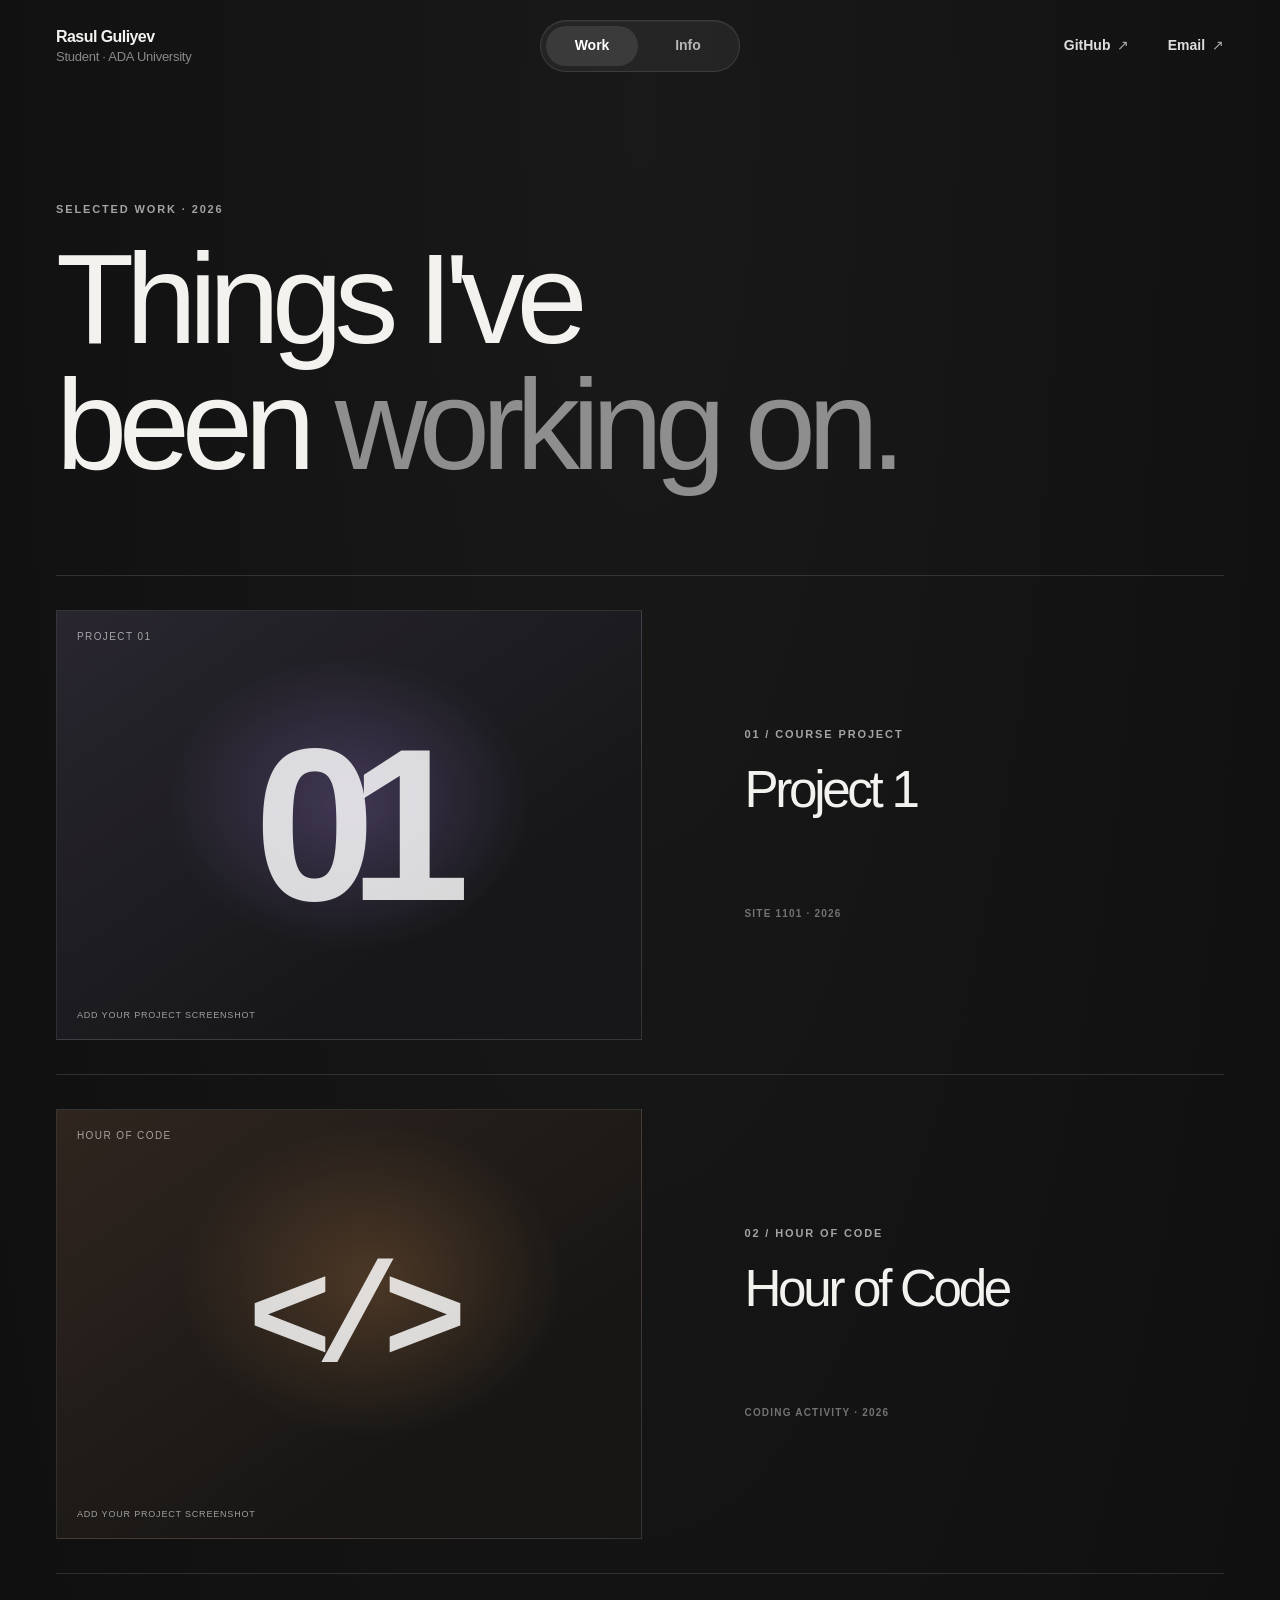
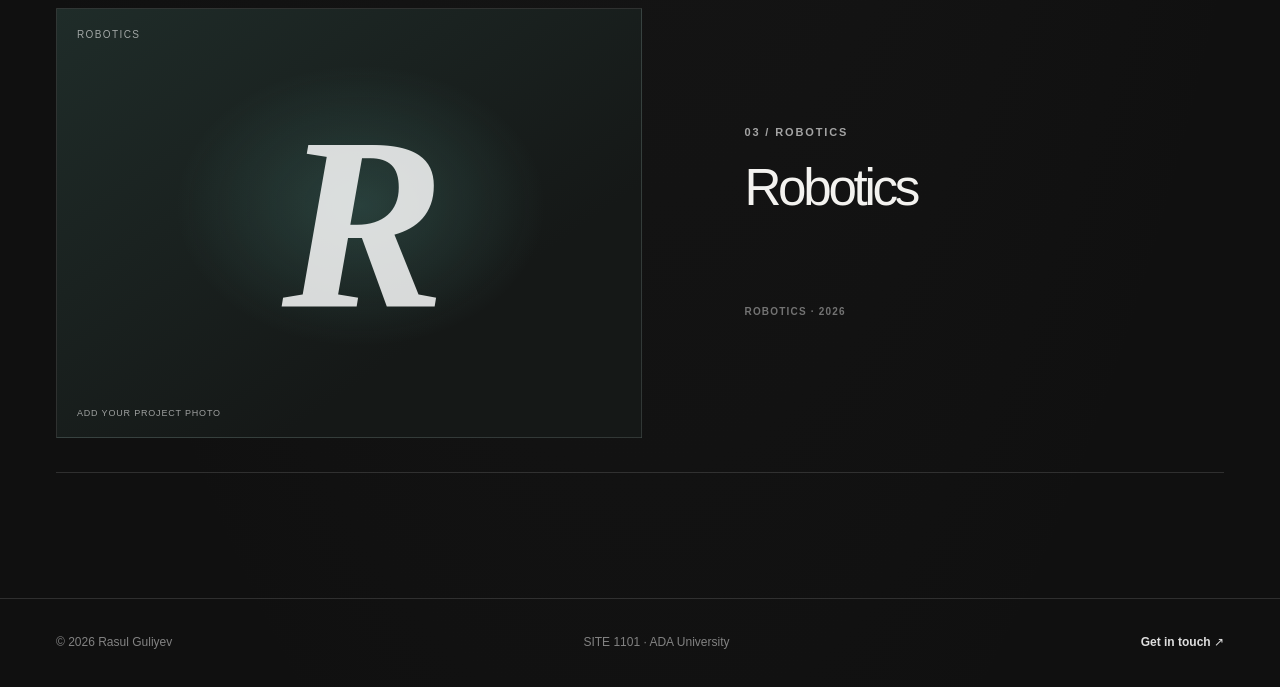
<file: Desktop/Project 4 Personal Website/website/projects.htm>
<!DOCTYPE html>
<html lang="en">
<head>
  <meta charset="UTF-8">
  <meta name="viewport" content="width=device-width, initial-scale=1.0">
  <title>Projects | Rasul Guliyev</title>
  <link rel="stylesheet" href="style.css">
</head>
<body class="projects-page">

  <header class="site-header">
    <a class="brand" href="index.htm">
      <span class="brand-name">Rasul Guliyev</span>
      <span class="brand-role">Student · ADA University</span>
    </a>
    <nav class="site-nav" aria-label="Main navigation">
      <a href="projects.htm" aria-current="page">Work</a>
      <a href="about.htm">Info</a>
    </nav>
    <div class="header-links">
      <a href="https://github.com/Raasull/rguliyev">GitHub <span aria-hidden="true">↗</span></a>
      <a href="mailto:guliyevrasul77@gmail.com">Email <span aria-hidden="true">↗</span></a>
    </div>
  </header>

  <main class="page-shell projects-shell">
    <section id="projects-intro" class="page-heading">
      <p class="eyebrow">Selected work · 2026</p>
      <h1>Things I've<br>been <span class="muted-title">working on.</span></h1>
      <p><!-- Introduce your projects in your own words. --></p>
    </section>

    <section id="project-list" class="project-list" aria-label="Selected projects">
      <article class="project-row" id="project-one">
        <div class="project-visual visual-one" role="img" aria-label="Placeholder for a Project 1 screenshot">
          <span class="visual-label">PROJECT 01</span>
          <span class="visual-mark">01</span>
          <span class="visual-caption">Add your project screenshot</span>
        </div>
        <div class="project-copy">
          <p class="eyebrow">01 / COURSE PROJECT</p>
          <h2>Project 1</h2>
          <p><!-- Describe the project's goal, what you made, and your contribution. --></p>
          <span class="project-meta">SITE 1101 · 2026</span>
        </div>
      </article>

      <article class="project-row" id="hour-of-code">
        <div class="project-visual visual-two" role="img" aria-label="Placeholder for an Hour of Code screenshot">
          <span class="visual-label">HOUR OF CODE</span>
          <span class="visual-mark code-mark">&lt;/&gt;</span>
          <span class="visual-caption">Add your project screenshot</span>
        </div>
        <div class="project-copy">
          <p class="eyebrow">02 / HOUR OF CODE</p>
          <h2>Hour of Code</h2>
          <p><!-- Describe the activity, what you created, and what you learned. --></p>
          <span class="project-meta">CODING ACTIVITY · 2026</span>
        </div>
      </article>

      <article class="project-row" id="robotics">
        <div class="project-visual visual-three" role="img" aria-label="Placeholder for a Robotics project photo">
          <span class="visual-label">ROBOTICS</span>
          <span class="visual-mark robot-mark">R</span>
          <span class="visual-caption">Add your project photo</span>
        </div>
        <div class="project-copy">
          <p class="eyebrow">03 / ROBOTICS</p>
          <h2>Robotics</h2>
          <p><!-- Describe the robot or activity, your role, and the outcome. --></p>
          <span class="project-meta">ROBOTICS · 2026</span>
        </div>
      </article>
    </section>
  </main>

  <footer class="site-footer">
    <div class="footer-inner">
      <span>&copy; 2026 Rasul Guliyev</span>
      <span>SITE 1101 · ADA University</span>
      <a href="mailto:guliyevrasul77@gmail.com">Get in touch ↗</a>
    </div>
  </footer>

</body>
</html>
</file>
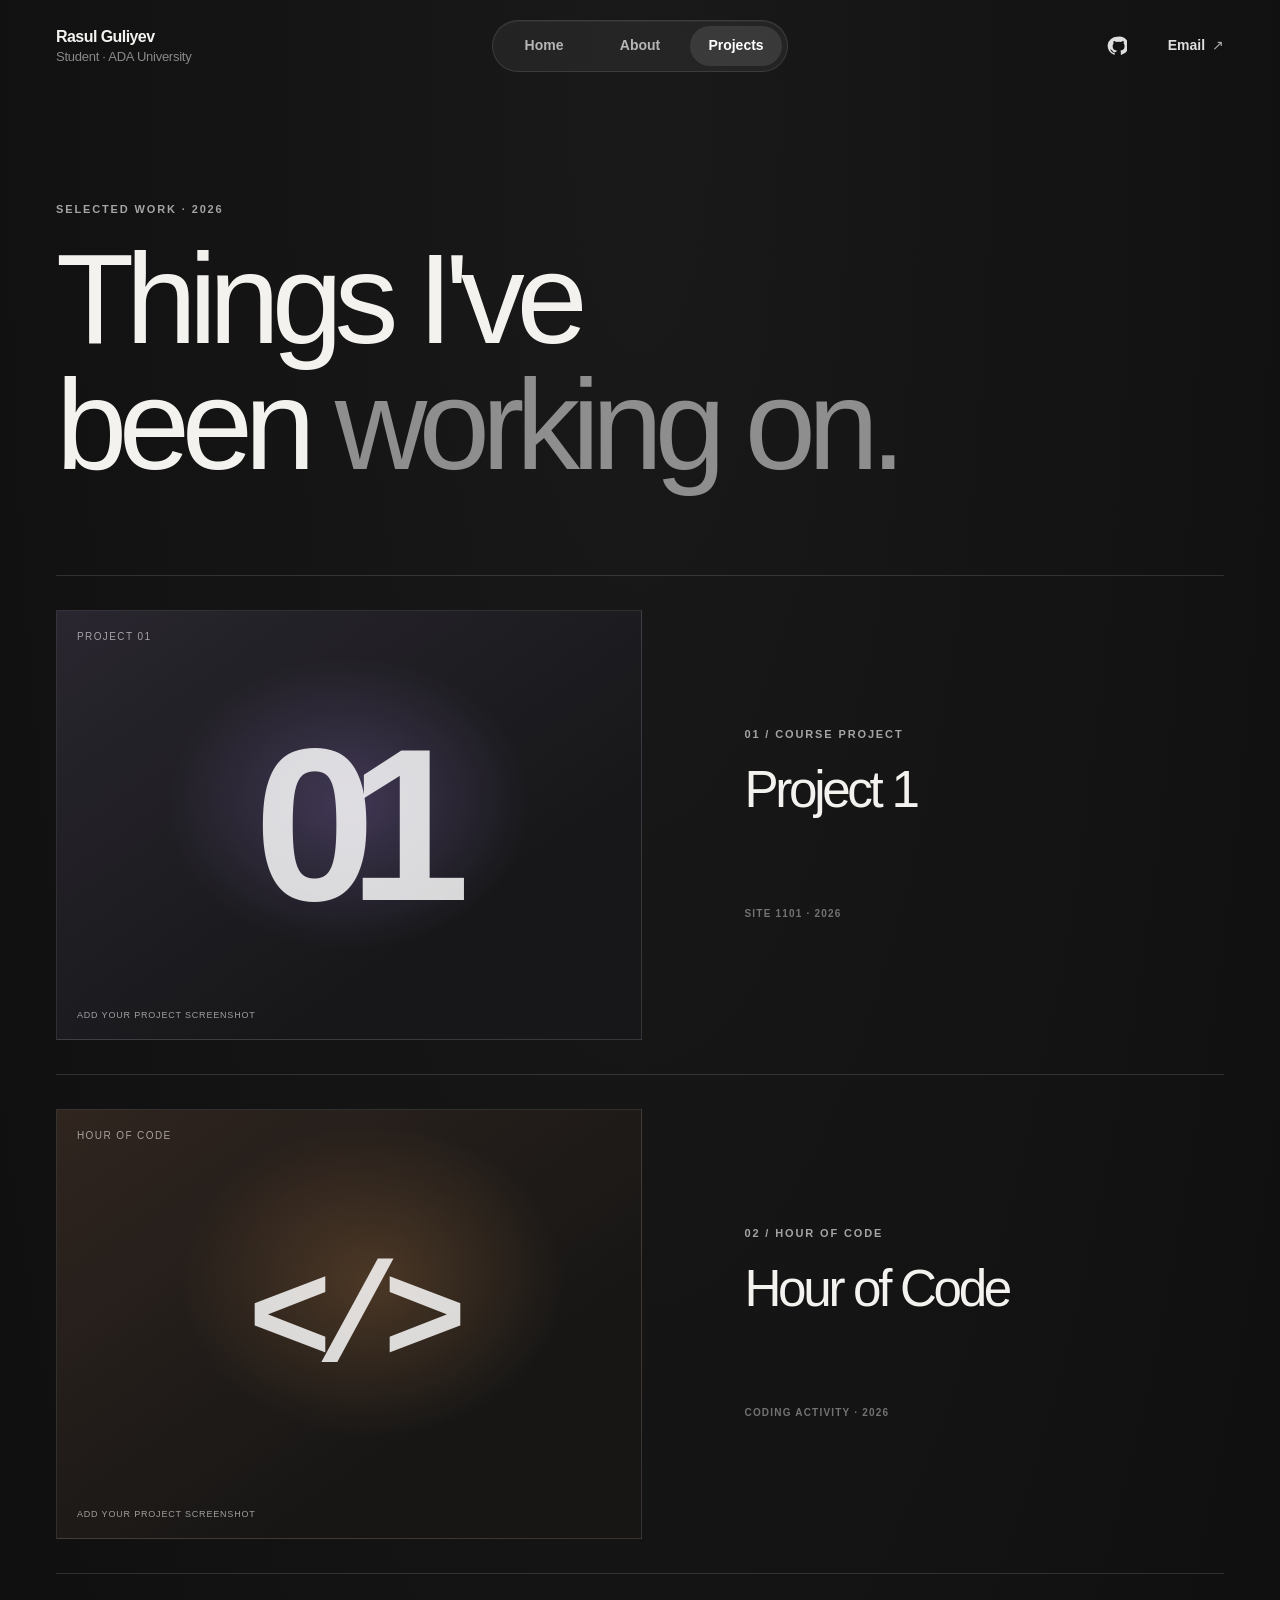
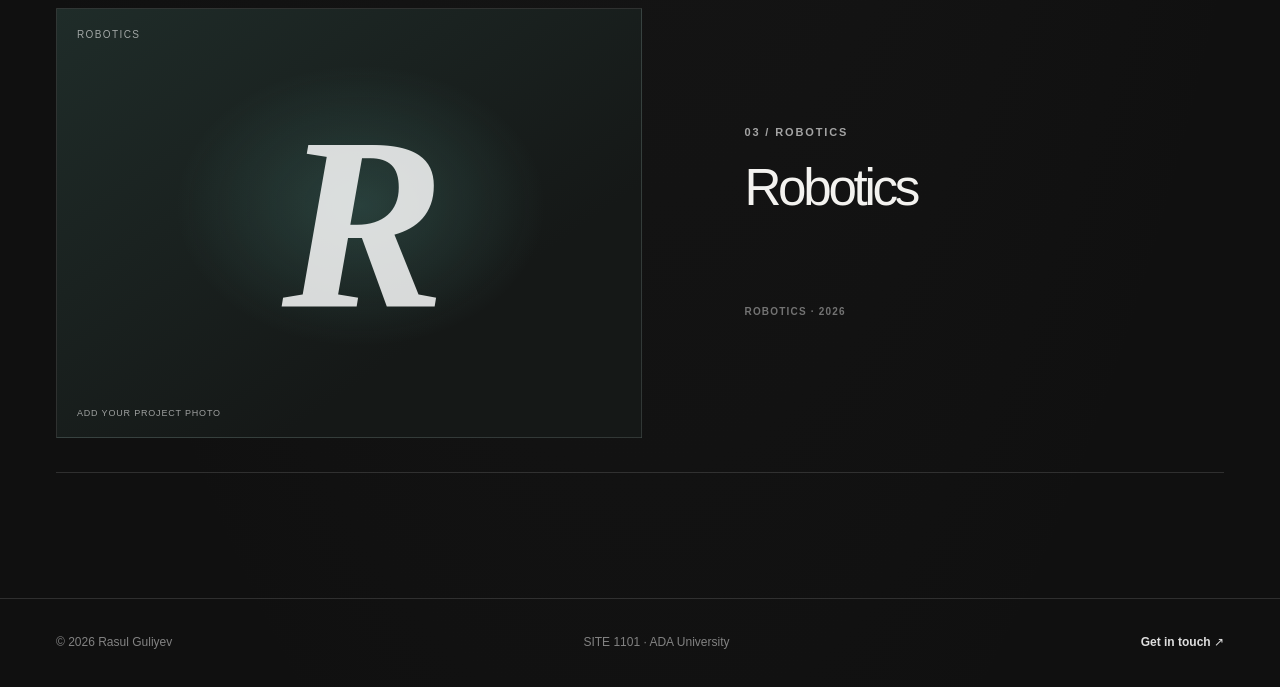
<file: Desktop/Project 4 Personal Website/website/projects.html>
<!DOCTYPE html>
<html lang="en">
<head>
  <meta charset="UTF-8">
  <meta name="viewport" content="width=device-width, initial-scale=1.0">
  <title>Projects | Rasul Guliyev</title>
  <link rel="stylesheet" href="style.css">
</head>
<body class="projects-page">

  <header class="site-header">
    <a class="brand" href="index.html">
      <span class="brand-name">Rasul Guliyev</span>
      <span class="brand-role">Student · ADA University</span>
    </a>
    <nav class="site-nav" aria-label="Main navigation">
      <a href="index.html">Home</a>
      <a href="about.html">About</a>
      <a href="projects.html" aria-current="page">Projects</a>
    </nav>
    <div class="header-links">
      <a class="github-link" href="https://github.com/Raasull/rguliyev" aria-label="GitHub repository">
        <svg viewBox="0 0 24 24" aria-hidden="true"><path d="M12 .8a11.2 11.2 0 0 0-3.54 21.83c.56.1.76-.24.76-.54v-2.1c-3.1.67-3.76-1.32-3.76-1.32-.51-1.3-1.25-1.65-1.25-1.65-1.02-.7.08-.69.08-.69 1.12.08 1.71 1.15 1.71 1.15 1 .1.78 2.05 3.47 2.05.77 0 1.37-.21 1.85-.56.08-.7.31-1.17.56-1.44-2.48-.28-5.09-1.24-5.09-5.52 0-1.22.44-2.22 1.15-3-.12-.28-.5-1.42.11-2.96 0 0 .94-.3 3.08 1.15a10.7 10.7 0 0 1 5.61 0c2.14-1.45 3.08-1.15 3.08-1.15.61 1.54.23 2.68.11 2.96.72.78 1.15 1.78 1.15 3 0 4.3-2.61 5.24-5.1 5.51.32.28.6.82.6 1.66v2.91c0 .3.2.65.77.54A11.2 11.2 0 0 0 12 .8Z"/></svg>
      </a>
      <a href="mailto:guliyevrasul77@gmail.com">Email <span aria-hidden="true">↗</span></a>
    </div>
  </header>

  <main class="page-shell projects-shell">
    <section id="projects-intro" class="page-heading">
      <p class="eyebrow">Selected work · 2026</p>
      <h1>Things I've<br>been <span class="muted-title">working on.</span></h1>
      <p><!-- Introduce your projects in your own words. --></p>
    </section>

    <section id="project-list" class="project-list" aria-label="Selected projects">
      <article class="project-row" id="project-one">
        <div class="project-visual visual-one" role="img" aria-label="Placeholder for a Project 1 screenshot">
          <span class="visual-label">PROJECT 01</span>
          <span class="visual-mark">01</span>
          <span class="visual-caption">Add your project screenshot</span>
        </div>
        <div class="project-copy">
          <p class="eyebrow">01 / COURSE PROJECT</p>
          <h2>Project 1</h2>
          <p><!-- Describe the project's goal, what you made, and your contribution. --></p>
          <span class="project-meta">SITE 1101 · 2026</span>
        </div>
      </article>

      <article class="project-row" id="hour-of-code">
        <div class="project-visual visual-two" role="img" aria-label="Placeholder for an Hour of Code screenshot">
          <span class="visual-label">HOUR OF CODE</span>
          <span class="visual-mark code-mark">&lt;/&gt;</span>
          <span class="visual-caption">Add your project screenshot</span>
        </div>
        <div class="project-copy">
          <p class="eyebrow">02 / HOUR OF CODE</p>
          <h2>Hour of Code</h2>
          <p><!-- Describe the activity, what you created, and what you learned. --></p>
          <span class="project-meta">CODING ACTIVITY · 2026</span>
        </div>
      </article>

      <article class="project-row" id="robotics">
        <div class="project-visual visual-three" role="img" aria-label="Placeholder for a Robotics project photo">
          <span class="visual-label">ROBOTICS</span>
          <span class="visual-mark robot-mark">R</span>
          <span class="visual-caption">Add your project photo</span>
        </div>
        <div class="project-copy">
          <p class="eyebrow">03 / ROBOTICS</p>
          <h2>Robotics</h2>
          <p><!-- Describe the robot or activity, your role, and the outcome. --></p>
          <span class="project-meta">ROBOTICS · 2026</span>
        </div>
      </article>
    </section>
  </main>

  <footer class="site-footer">
    <div class="footer-inner">
      <span>&copy; 2026 Rasul Guliyev</span>
      <span>SITE 1101 · ADA University</span>
      <a href="mailto:guliyevrasul77@gmail.com">Get in touch ↗</a>
    </div>
  </footer>

</body>
</html>
</file>
<file: Desktop/Project 4 Personal Website/style.css>
:root {
  color-scheme: dark;
  --background: #101010;
  --surface: #151515;
  --surface-raised: #1b1b1b;
  --text: #f3f2ef;
  --muted: #898989;
  --line: rgba(255, 255, 255, 0.13);
  --accent: #c8a9ff;
  --page-width: 1440px;
}

* {
  box-sizing: border-box;
}

html {
  scroll-behavior: smooth;
  scroll-padding-top: 92px;
}

html,
body {
  scrollbar-gutter: stable;
}

html {
  overflow-x: hidden;
}

body {
  overflow-x: clip;
  min-width: 320px;
  margin: 0;
  background:
    radial-gradient(ellipse at 50% 5%, rgba(87, 87, 87, 0.13), transparent 46rem),
    var(--background);
  color: var(--text);
  font-family: Arial, Helvetica, sans-serif;
  font-size: 15px;
  line-height: 1.65;
  -webkit-font-smoothing: antialiased;
}

a,
button,
.nav-link {
  outline: none;
  -webkit-tap-highlight-color: transparent;
}

a {
  color: inherit;
}

.site-header {
  position: sticky;
  top: 0;
  z-index: 20;
  width: 100%;
  min-height: 92px;
  display: grid;
  grid-template-columns: 1fr auto 1fr;
  align-items: center;
  gap: 32px;
  padding-inline: max(56px, calc((100% - var(--page-width)) / 2));
  border-bottom: 1px solid transparent;
  background: transparent;
  backdrop-filter: blur(0);
  transition: background-color 240ms ease, border-color 240ms ease, box-shadow 240ms ease, backdrop-filter 240ms ease;
}

.site-header.is-scrolled {
  border-bottom-color: var(--line);
  background: rgba(16, 16, 16, 0.82);
  backdrop-filter: blur(16px);
  box-shadow: 0 8px 24px rgba(0, 0, 0, 0.12);
}

.brand {
  width: fit-content;
  display: grid;
  color: var(--text);
  line-height: 1.35;
  text-decoration: none;
}

.brand-name {
  font-size: 16px;
  font-weight: 650;
  letter-spacing: -0.035em;
}

.brand-role {
  color: var(--muted);
  font-size: 13px;
  letter-spacing: -0.02em;
}

.site-nav {
  position: relative;
  display: flex;
  align-items: center;
  gap: 4px;
  padding: 5px;
  border: 1px solid rgba(255, 255, 255, 0.1);
  border-radius: 999px;
  background: rgba(255, 255, 255, 0.055);
  box-shadow: inset 0 1px 0 rgba(255, 255, 255, 0.045);
}

.nav-pill {
  position: absolute;
  z-index: 1;
  top: 5px;
  left: 0;
  bottom: 5px;
  width: 0;
  border-radius: 999px;
  background: rgba(255, 255, 255, 0.1);
  opacity: 0;
  pointer-events: none;
  transform: translateX(0);
  transition: transform 0.3s ease, width 0.3s ease, opacity 0.2s ease;
}

.site-nav.is-ready .nav-pill {
  opacity: 1;
}

.site-nav .nav-link {
  position: relative;
  z-index: 2;
  min-width: 92px;
  padding: 8px 18px;
  border-radius: 999px;
  outline: none;
  background: transparent;
  color: #b6b6b6;
  font-size: 14px;
  font-weight: 600;
  text-align: center;
  text-decoration: none;
  transition: color 0.3s ease;
}

.site-nav .nav-link::after {
  position: absolute;
  right: 50%;
  bottom: 5px;
  left: 50%;
  height: 1px;
  background: var(--accent);
  content: "";
  opacity: 0;
  transform: translateX(-50%) scaleX(0);
  transform-origin: center;
  transition: opacity 180ms ease, transform 180ms ease;
}

.site-nav .nav-link:hover,
.site-nav .nav-link:focus,
.site-nav .nav-link.active,
.site-nav .nav-link[aria-current="page"] {
  color: #fff;
}

.site-nav .nav-link:hover::after,
.site-nav .nav-link:focus-visible::after,
.site-nav .nav-link.active::after,
.site-nav .nav-link[aria-current="page"]::after {
  opacity: 1;
  transform: translateX(-50%) scaleX(1);
}

.header-links {
  display: flex;
  align-items: center;
  justify-content: flex-end;
  gap: 16px;
}

.header-links a,
.footer-inner a {
  position: relative;
  color: #dedede;
  font-size: 14px;
  font-weight: 550;
  text-decoration: none;
  transition: color 0.3s ease;
}

.header-links a:hover,
.footer-inner a:hover {
  color: #fff;
}

.header-links .email-link::after,
.footer-inner .contact-link::after {
  position: absolute;
  right: 0;
  bottom: -3px;
  left: 0;
  height: 1px;
  background: currentColor;
  content: "";
  transform: scaleX(0);
  transform-origin: left;
  transition: transform 0.3s ease;
}

.header-links .email-link:hover::after,
.footer-inner .contact-link:hover::after {
  transform: scaleX(1);
}

.header-links a span {
  display: inline-block;
  margin-left: 3px;
  color: #aaa;
}

.header-links .github-link {
  width: 24px;
  height: 24px;
  flex: 0 0 24px;
  display: flex;
  align-items: center;
  justify-content: center;
  border: 0;
  border-radius: 0;
  outline: none;
  background: transparent;
  box-shadow: none;
  color: #dedede;
  padding: 0;
}

.github-link img {
  display: block;
  width: 24px;
  height: auto;
  object-fit: contain;
  filter: brightness(0) invert(1);
  opacity: 0.78;
  transition: opacity 0.3s ease;
}

.github-link:hover img {
  opacity: 1;
}

.page-shell {
  width: min(var(--page-width), calc(100% - 112px));
  margin: 0 auto;
}

.home-shell {
  padding-top: 72px;
}

.hero-window {
  position: relative;
  min-height: min(670px, calc(100vh - 190px));
  overflow: hidden;
  border: 1px solid rgba(255, 255, 255, 0.23);
  border-radius: 27px 27px 3px 3px;
  background:
    radial-gradient(ellipse at 57% 47%, rgba(80, 80, 80, 0.27), transparent 48%),
    linear-gradient(150deg, #1d1d1d, #101010 66%);
  box-shadow:
    0 0 0 7px rgba(255, 255, 255, 0.025),
    0 30px 100px rgba(0, 0, 0, 0.3),
    inset 0 1px 0 rgba(255, 255, 255, 0.08);
}

.window-bar {
  height: 50px;
  display: flex;
  align-items: center;
  gap: 10px;
  padding: 0 24px;
  border-bottom: 1px solid rgba(255, 255, 255, 0.2);
  background: linear-gradient(100deg, #454545, #282828 44%, #393939);
}

.window-dot {
  width: 10px;
  height: 10px;
  border-radius: 50%;
  box-shadow: 0 0 12px currentColor;
}

.dot-red {
  background: #fa625b;
  color: rgba(250, 98, 91, 0.4);
}

.dot-yellow {
  background: #f5c34e;
  color: rgba(245, 195, 78, 0.4);
}

.dot-green {
  background: #48c567;
  color: rgba(72, 197, 103, 0.4);
}

.window-mark {
  margin-left: auto;
  color: rgba(255, 255, 255, 0.47);
  font-size: 25px;
  font-weight: 200;
  line-height: 1;
}

.hero-content {
  min-height: 530px;
  display: flex;
  flex-direction: column;
  justify-content: center;
  padding: 64px clamp(36px, 7vw, 92px) 82px;
}

.eyebrow {
  margin: 0 0 18px;
  color: #a4a4a4;
  font-size: 11px;
  font-weight: 650;
  letter-spacing: 0.17em;
  text-transform: uppercase;
}

.hero-title-wrap {
  max-width: 1040px;
}

h1,
h2,
p {
  margin-top: 0;
}

h1,
h2 {
  letter-spacing: -0.065em;
}

.hero-content h1 {
  margin-bottom: 48px;
  font-size: clamp(58px, 9.4vw, 132px);
  font-weight: 500;
  line-height: 0.99;
}

.hero-content h1 span,
.muted-title {
  color: #8e8e8e;
}

.hero-summary {
  align-self: flex-end;
  margin: 0 5% 0 0;
  color: #e7e7e7;
  font-size: clamp(16px, 2vw, 23px);
  font-weight: 520;
  letter-spacing: -0.04em;
  line-height: 1.45;
}

.scroll-cue {
  position: absolute;
  bottom: 20px;
  left: 50%;
  color: #aaa;
  font-size: 29px;
  line-height: 1;
  text-decoration: none;
  transform: translateX(-50%);
  transition: color 160ms ease, transform 160ms ease;
}

.scroll-cue:hover {
  color: #fff;
  transform: translate(-50%, 3px);
}

.work-section {
  padding: 120px 0 112px;
}

.section-heading {
  display: flex;
  align-items: baseline;
  justify-content: space-between;
  gap: 20px;
  margin-bottom: 30px;
}

.section-heading .eyebrow {
  margin: 0;
}

.section-heading .eyebrow span {
  margin-left: 10px;
  color: #686868;
}

.text-link {
  color: #d7d7d7;
  font-size: 13px;
  text-decoration: none;
  transition: color 180ms ease, transform 180ms ease;
}

.text-link:hover {
  color: var(--accent);
  transform: translateY(-1px);
}

.work-list {
  display: grid;
  grid-template-columns: repeat(2, minmax(0, 1fr));
  gap: 40px 22px;
}

.work-card {
  min-width: 0;
  color: var(--text);
  text-decoration: none;
  transition: transform 240ms cubic-bezier(0.2, 0.7, 0.2, 1);
}

.work-card:hover,
.work-card:focus-visible {
  transform: translate3d(0, -4px, 0);
}

.work-image {
  min-height: 300px;
  display: grid;
  overflow: hidden;
  place-items: center;
  border: 1px solid rgba(255, 255, 255, 0.12);
  border-radius: 5px;
  transition: border-color 220ms ease;
}

.work-card:hover .work-image,
.work-card:focus-visible .work-image {
  border-color: rgba(255, 255, 255, 0.34);
}

.work-one .work-image {
  background:
    radial-gradient(ellipse at 50% 55%, rgba(198, 161, 255, 0.2), transparent 44%),
    linear-gradient(135deg, #28252f, #17171a 70%);
}

.work-two .work-image {
  background:
    radial-gradient(ellipse at 55% 40%, rgba(255, 182, 105, 0.18), transparent 40%),
    linear-gradient(135deg, #30251f, #191715 70%);
}

.work-three .work-image {
  background:
    radial-gradient(ellipse at 48% 55%, rgba(112, 201, 188, 0.18), transparent 43%),
    linear-gradient(135deg, #1e2c2a, #141817 70%);
}

.work-art {
  color: rgba(255, 255, 255, 0.84);
  font-weight: 700;
  transition: transform 300ms ease;
}

.work-card:hover .work-art,
.work-card:focus-visible .work-art {
  transform: scale(1.05);
}

.art-one {
  font-size: clamp(100px, 18vw, 225px);
  letter-spacing: -0.12em;
  line-height: 1;
}

.art-two {
  font-family: "Courier New", monospace;
  font-size: clamp(68px, 11vw, 136px);
  letter-spacing: -0.11em;
}

.art-three {
  font-family: Georgia, "Times New Roman", serif;
  font-size: clamp(110px, 19vw, 230px);
  font-style: italic;
}

.work-caption {
  display: flex;
  align-items: center;
  justify-content: space-between;
  gap: 16px;
  padding: 16px 2px 0;
}

.work-caption > span:first-child {
  display: grid;
  gap: 3px;
}

.work-caption strong {
  font-size: 15px;
  font-weight: 550;
  letter-spacing: -0.025em;
}

.work-caption small {
  color: var(--muted);
  font-size: 12px;
}

.work-arrow {
  color: #888;
  font-size: 19px;
  transition: color 160ms ease, transform 160ms ease;
}

.work-card:hover .work-arrow,
.work-card:focus-visible .work-arrow {
  color: #fff;
  transform: translate(2px, -2px);
}

.site-footer {
  border-top: 1px solid var(--line);
}

.footer-inner {
  width: min(var(--page-width), calc(100% - 112px));
  min-height: 88px;
  display: flex;
  align-items: center;
  justify-content: space-between;
  gap: 20px;
  margin: 0 auto;
  color: #828282;
  font-size: 12px;
}

.footer-inner a {
  font-size: 12px;
}

.projects-shell,
.info-shell {
  padding-top: clamp(80px, 12vh, 150px);
  padding-bottom: 125px;
}

.page-heading {
  max-width: 950px;
  margin-bottom: 88px;
}

.page-heading h1 {
  margin: 0 0 22px;
  font-size: clamp(64px, 10vw, 132px);
  font-weight: 500;
  line-height: 0.98;
}

.page-heading > p:last-child {
  max-width: 540px;
  margin: 0;
  color: #aaa;
  font-size: 17px;
}

.project-list {
  display: grid;
  gap: 0;
}

.project-row {
  display: grid;
  grid-template-columns: minmax(0, 1.1fr) minmax(280px, 0.9fr);
  align-items: center;
  gap: clamp(40px, 8vw, 120px);
  padding: 34px 0;
  border-top: 1px solid var(--line);
  scroll-margin-top: 30px;
}

.project-row:last-child {
  border-bottom: 1px solid var(--line);
}

.project-visual {
  position: relative;
  min-height: clamp(250px, 37vw, 430px);
  display: flex;
  align-items: center;
  justify-content: center;
  overflow: hidden;
  border: 1px solid rgba(255, 255, 255, 0.11);
  transition: transform 240ms ease, border-color 240ms ease, box-shadow 240ms ease;
}

.project-row:hover .project-visual {
  transform: translate3d(0, -3px, 0);
  border-color: rgba(255, 255, 255, 0.24);
  box-shadow: 0 16px 40px rgba(0, 0, 0, 0.18);
}

.visual-one {
  background:
    radial-gradient(ellipse at 50% 45%, rgba(180, 145, 255, 0.24), transparent 44%),
    linear-gradient(145deg, #29262f, #171719 70%);
}

.visual-two {
  background:
    radial-gradient(ellipse at 54% 40%, rgba(255, 170, 91, 0.2), transparent 43%),
    linear-gradient(145deg, #30251f, #171615 70%);
}

.visual-three {
  background:
    radial-gradient(ellipse at 52% 46%, rgba(108, 200, 185, 0.2), transparent 43%),
    linear-gradient(145deg, #1f2c29, #151817 70%);
}

.visual-label,
.visual-caption {
  position: absolute;
  left: 20px;
  color: rgba(255, 255, 255, 0.58);
  font-size: 10px;
  letter-spacing: 0.14em;
  text-transform: uppercase;
}

.visual-label {
  top: 18px;
}

.visual-caption {
  bottom: 16px;
  font-size: 9px;
  letter-spacing: 0.09em;
}

.visual-mark {
  color: rgba(255, 255, 255, 0.83);
  font-size: clamp(110px, 17vw, 220px);
  font-weight: 650;
  letter-spacing: -0.12em;
  line-height: 1;
}

.code-mark {
  font-family: "Courier New", monospace;
  font-size: clamp(72px, 11vw, 145px);
  letter-spacing: -0.12em;
}

.robot-mark {
  font-family: Georgia, "Times New Roman", serif;
  font-size: clamp(130px, 20vw, 245px);
  font-style: italic;
}

.project-copy .eyebrow {
  margin-bottom: 19px;
}

.project-copy h2 {
  margin: 0 0 17px;
  font-size: clamp(32px, 4vw, 52px);
  font-weight: 500;
  line-height: 1.08;
}

.project-copy > p:not(.eyebrow) {
  min-height: 48px;
  margin: 0;
  color: #a4a4a4;
  font-size: 15px;
}

.project-meta {
  display: inline-block;
  margin-top: 24px;
  color: #737373;
  font-size: 10px;
  font-weight: 600;
  letter-spacing: 0.12em;
}

.info-shell {
  max-width: 1020px;
}

.info-shell .page-heading {
  margin-bottom: 88px;
}

.info-shell .page-heading h1 {
  font-size: clamp(80px, 12vw, 150px);
}

.heading-period {
  color: var(--accent);
}

.info-shell .page-heading .info-intro {
  max-width: 600px;
  min-height: 28px;
  color: #aaa;
  font-size: 18px;
}

.info-layout {
  display: grid;
  grid-template-columns: minmax(130px, 0.45fr) minmax(0, 1.55fr);
  border-top: 1px solid var(--line);
}

.info-label,
.info-copy {
  padding: 29px 0;
  border-bottom: 1px solid var(--line);
}

.info-label .eyebrow {
  margin: 4px 0 0;
  color: #818181;
  font-size: 10px;
}

.info-copy h2 {
  margin: 0 0 12px;
  font-size: clamp(21px, 3vw, 29px);
  font-weight: 500;
  letter-spacing: -0.045em;
}

.info-copy > p {
  min-height: 26px;
  margin: 0;
  color: #9a9a9a;
  font-size: 14px;
}

.skill-list {
  display: flex;
  flex-wrap: wrap;
  gap: 9px;
  margin: 16px 0 0;
  padding: 0;
  list-style: none;
}

.skill-list li {
  padding: 5px 11px;
  border: 1px solid rgba(255, 255, 255, 0.15);
  border-radius: 999px;
  color: #aaa;
  font-size: 12px;
}

.curiosity-quest {
  margin-top: 104px;
  padding: clamp(24px, 5vw, 48px);
  border: 1px solid var(--line);
  border-radius: 6px;
  background: linear-gradient(145deg, rgba(255, 255, 255, 0.035), transparent 70%);
}

.quest-heading {
  max-width: 590px;
}

.quest-heading h2 {
  margin: 0 0 12px;
  font-size: clamp(27px, 4vw, 40px);
  font-weight: 500;
  line-height: 1.12;
}

.quest-heading > p:last-child {
  margin: 0;
  color: #9a9a9a;
  font-size: 14px;
}

.quest-progress {
  display: grid;
  grid-template-columns: 1fr minmax(100px, 180px);
  align-items: center;
  gap: 20px;
  margin: 30px 0 12px;
}

.quest-progress p {
  margin: 0;
  color: #aaa;
  font-size: 12px;
}

.quest-progress progress {
  width: 100%;
  height: 4px;
  overflow: hidden;
  border: 0;
  border-radius: 999px;
  background: rgba(255, 255, 255, 0.12);
  accent-color: var(--accent);
}

.quest-progress progress::-webkit-progress-bar {
  border-radius: 999px;
  background: rgba(255, 255, 255, 0.12);
}

.quest-progress progress::-webkit-progress-value {
  border-radius: 999px;
  background: var(--accent);
  transition: width 240ms ease;
}

.quest-progress progress::-moz-progress-bar {
  border-radius: 999px;
  background: var(--accent);
}

.quest-item {
  border-top: 1px solid var(--line);
}

.quest-item:last-child {
  border-bottom: 1px solid var(--line);
}

.quest-item summary {
  display: grid;
  grid-template-columns: 42px 1fr 24px;
  align-items: center;
  gap: 10px;
  padding: 16px 0;
  color: #dedede;
  cursor: pointer;
  font-size: 14px;
  font-weight: 550;
  list-style: none;
  transition: color 180ms ease, transform 180ms ease;
}

.quest-item summary:hover {
  color: #fff;
  transform: translate3d(2px, 0, 0);
}

.quest-item summary::-webkit-details-marker {
  display: none;
}

.quest-item summary:focus-visible {
  outline: 2px solid var(--accent);
  outline-offset: 4px;
}

.quest-index {
  color: #777;
  font-size: 11px;
  font-variant-numeric: tabular-nums;
}

.quest-toggle {
  color: var(--accent);
  font-size: 18px;
  text-align: right;
}

.quest-toggle::before {
  content: "+";
}

.quest-item[open] .quest-toggle::before {
  content: "−";
}

.quest-item > p {
  max-width: 560px;
  margin: -3px 42px 17px;
  color: #999;
  font-size: 13px;
}

.quest-complete {
  margin: 18px 0 0;
  color: var(--accent);
  font-size: 13px;
}

[data-reveal] {
  opacity: 1;
  transform: none;
}

.reveal-ready [data-reveal]:not(.is-visible) {
  opacity: 0;
  transform: translateY(-20px);
}

.reveal-ready [data-reveal] {
  transition:
    opacity 0.8s cubic-bezier(0.25, 0.46, 0.45, 0.94) var(--reveal-delay, 0ms),
    transform 0.8s cubic-bezier(0.25, 0.46, 0.45, 0.94) var(--reveal-delay, 0ms);
}

.reveal-ready [data-reveal].is-visible {
  opacity: 1;
  transform: translateY(0);
}

@media (min-width: 1600px) {
  .hero-content h1 {
    font-size: 138px;
  }
}

@media (max-width: 760px) {
  html {
    scroll-padding-top: 130px;
  }

  .page-shell,
  .footer-inner {
    width: calc(100% - 48px);
  }

  .site-header {
    grid-template-columns: 1fr auto;
    gap: 18px;
    padding: 18px 24px;
  }

  .site-nav {
    grid-column: 2;
    grid-row: 1;
  }

  .header-links {
    grid-column: 1 / -1;
    justify-content: flex-start;
    gap: 20px;
  }

  .home-shell {
    padding-top: 34px;
  }

  .hero-window {
    min-height: 570px;
  }

  .hero-content {
    min-height: 510px;
    padding: 48px 36px 68px;
  }

  .hero-content h1 {
    font-size: clamp(58px, 11vw, 86px);
  }

  .work-section {
    padding: 90px 0 80px;
  }

  .work-list {
    gap: 30px 16px;
  }

  .work-image {
    min-height: 230px;
  }

  .project-row {
    grid-template-columns: minmax(0, 1fr) minmax(220px, 0.85fr);
    gap: 32px;
  }

  .project-visual {
    min-height: 260px;
  }
}

@media (max-width: 540px) {
  html {
    scroll-padding-top: 180px;
  }

  .page-shell,
  .footer-inner {
    width: calc(100% - 36px);
  }

  .site-header {
    grid-template-columns: 1fr;
    gap: 15px;
    padding: 18px;
  }

  .brand {
    grid-row: 1;
  }

  .site-nav {
    grid-column: 1;
    grid-row: 2;
    justify-self: start;
  }

  .header-links {
    grid-column: 1;
    grid-row: 3;
    font-size: 13px;
  }

  .site-nav .nav-link {
    min-width: 76px;
    padding: 7px 12px;
  }

  .home-shell {
    padding-top: 28px;
  }

  .hero-window {
    min-height: 510px;
    border-radius: 19px 19px 3px 3px;
  }

  .window-bar {
    height: 42px;
    gap: 8px;
    padding: 0 16px;
  }

  .window-dot {
    width: 8px;
    height: 8px;
  }

  .hero-content {
    min-height: 450px;
    padding: 42px 22px 65px;
  }

  .hero-content h1 {
    margin-bottom: 40px;
    font-size: clamp(52px, 13vw, 70px);
  }

  .hero-summary {
    align-self: flex-start;
    margin: 0;
    font-size: 16px;
  }

  .work-section {
    padding: 76px 0 64px;
  }

  .section-heading {
    align-items: flex-start;
    flex-direction: column;
    gap: 11px;
  }

  .work-list {
    grid-template-columns: 1fr;
    gap: 27px;
  }

  .work-image {
    min-height: 255px;
  }

  .art-one {
    font-size: 190px;
  }

  .art-two {
    font-size: 112px;
  }

  .art-three {
    font-size: 195px;
  }

  .footer-inner {
    align-items: flex-start;
    flex-direction: column;
    justify-content: center;
    gap: 6px;
    padding: 22px 0;
  }

  .projects-shell,
  .info-shell {
    padding-top: 72px;
    padding-bottom: 76px;
  }

  .page-heading {
    margin-bottom: 58px;
  }

  .page-heading h1 {
    font-size: clamp(54px, 14vw, 76px);
  }

  .page-heading > p:last-child {
    font-size: 15px;
  }

  .project-row {
    grid-template-columns: 1fr;
    gap: 24px;
    padding: 25px 0;
  }

  .project-visual {
    min-height: 280px;
  }

  .visual-mark {
    font-size: 170px;
  }

  .code-mark {
    font-size: 105px;
  }

  .robot-mark {
    font-size: 190px;
  }

  .project-copy h2 {
    font-size: 38px;
  }

  .project-meta {
    margin-top: 18px;
  }

  .info-shell .page-heading {
    margin-bottom: 58px;
  }

  .info-shell .page-heading h1 {
    font-size: 88px;
  }

  .info-shell .page-heading .info-intro {
    font-size: 15px;
  }

  .info-layout {
    grid-template-columns: 1fr;
  }

  .info-label {
    padding: 25px 0 0;
    border-bottom: 0;
  }

  .info-copy {
    padding: 9px 0 26px;
  }

  .curiosity-quest {
    margin-top: 72px;
    padding: 24px 20px;
  }

  .quest-progress {
    grid-template-columns: 1fr;
    gap: 9px;
    margin-top: 24px;
  }

  .quest-item summary {
    grid-template-columns: 34px 1fr 20px;
  }

  .quest-item > p {
    margin-left: 34px;
  }
}

@media (prefers-reduced-motion: reduce) {
  html {
    scroll-behavior: auto;
  }

  *,
  *::before,
  *::after {
    transition-duration: 0.01ms !important;
  }
}
</file>
<file: Desktop/Project 4 Personal Website/website/style.css>
:root {
  color-scheme: dark;
  --background: #101010;
  --surface: #151515;
  --surface-raised: #1b1b1b;
  --text: #f3f2ef;
  --muted: #898989;
  --line: rgba(255, 255, 255, 0.13);
  --accent: #c8a9ff;
  --page-width: 1440px;
}

* {
  box-sizing: border-box;
}

html {
  scroll-behavior: smooth;
}

body {
  min-width: 320px;
  margin: 0;
  background:
    radial-gradient(ellipse at 50% 5%, rgba(87, 87, 87, 0.13), transparent 46rem),
    var(--background);
  color: var(--text);
  font-family: Arial, Helvetica, sans-serif;
  font-size: 15px;
  line-height: 1.65;
  -webkit-font-smoothing: antialiased;
}

a {
  color: inherit;
}

a:focus-visible {
  outline: 2px solid var(--accent);
  outline-offset: 5px;
}

.site-header {
  width: min(var(--page-width), calc(100% - 112px));
  min-height: 92px;
  display: grid;
  grid-template-columns: 1fr auto 1fr;
  align-items: center;
  gap: 32px;
  margin: 0 auto;
}

.brand {
  width: fit-content;
  display: grid;
  color: var(--text);
  line-height: 1.35;
  text-decoration: none;
}

.brand-name {
  font-size: 16px;
  font-weight: 650;
  letter-spacing: -0.035em;
}

.brand-role {
  color: var(--muted);
  font-size: 13px;
  letter-spacing: -0.02em;
}

.site-nav {
  display: flex;
  align-items: center;
  gap: 4px;
  padding: 5px;
  border: 1px solid rgba(255, 255, 255, 0.1);
  border-radius: 999px;
  background: rgba(255, 255, 255, 0.055);
  box-shadow: inset 0 1px 0 rgba(255, 255, 255, 0.045);
}

.site-nav a {
  min-width: 92px;
  padding: 8px 18px;
  border-radius: 999px;
  color: #b6b6b6;
  font-size: 14px;
  font-weight: 600;
  text-align: center;
  text-decoration: none;
  transition: background-color 180ms ease, color 180ms ease;
}

.site-nav a:hover,
.site-nav a[aria-current="page"] {
  background: rgba(255, 255, 255, 0.1);
  color: #fff;
}

.header-links {
  display: flex;
  justify-content: flex-end;
  gap: clamp(18px, 3vw, 40px);
}

.header-links a,
.footer-inner a {
  color: #dedede;
  font-size: 14px;
  font-weight: 550;
  text-decoration: none;
  transition: color 160ms ease;
}

.header-links a:hover,
.footer-inner a:hover {
  color: var(--accent);
}

.header-links a span {
  display: inline-block;
  margin-left: 3px;
  color: #aaa;
}

.header-links .github-link {
  width: 24px;
  height: 24px;
  display: inline-flex;
  align-items: center;
  justify-content: center;
}

.github-link svg {
  width: 20px;
  height: 20px;
  fill: currentColor;
}

.page-shell {
  width: min(var(--page-width), calc(100% - 112px));
  margin: 0 auto;
}

.home-shell {
  padding-top: 72px;
}

.hero-window {
  position: relative;
  min-height: min(670px, calc(100vh - 190px));
  overflow: hidden;
  border: 1px solid rgba(255, 255, 255, 0.23);
  border-radius: 27px 27px 3px 3px;
  background:
    radial-gradient(ellipse at 57% 47%, rgba(80, 80, 80, 0.27), transparent 48%),
    linear-gradient(150deg, #1d1d1d, #101010 66%);
  box-shadow:
    0 0 0 7px rgba(255, 255, 255, 0.025),
    0 30px 100px rgba(0, 0, 0, 0.3),
    inset 0 1px 0 rgba(255, 255, 255, 0.08);
}

.window-bar {
  height: 50px;
  display: flex;
  align-items: center;
  gap: 10px;
  padding: 0 24px;
  border-bottom: 1px solid rgba(255, 255, 255, 0.2);
  background: linear-gradient(100deg, #454545, #282828 44%, #393939);
}

.window-dot {
  width: 10px;
  height: 10px;
  border-radius: 50%;
  box-shadow: 0 0 12px currentColor;
}

.dot-red {
  background: #fa625b;
  color: rgba(250, 98, 91, 0.4);
}

.dot-yellow {
  background: #f5c34e;
  color: rgba(245, 195, 78, 0.4);
}

.dot-green {
  background: #48c567;
  color: rgba(72, 197, 103, 0.4);
}

.window-mark {
  margin-left: auto;
  color: rgba(255, 255, 255, 0.47);
  font-size: 25px;
  font-weight: 200;
  line-height: 1;
}

.hero-content {
  min-height: 530px;
  display: flex;
  flex-direction: column;
  justify-content: center;
  padding: 64px clamp(36px, 7vw, 92px) 82px;
}

.eyebrow {
  margin: 0 0 18px;
  color: #a4a4a4;
  font-size: 11px;
  font-weight: 650;
  letter-spacing: 0.17em;
  text-transform: uppercase;
}

.hero-title-wrap {
  max-width: 1040px;
}

h1,
h2,
p {
  margin-top: 0;
}

h1,
h2 {
  letter-spacing: -0.065em;
}

.hero-content h1 {
  margin-bottom: 48px;
  font-size: clamp(58px, 9.4vw, 132px);
  font-weight: 500;
  line-height: 0.99;
}

.hero-content h1 span,
.muted-title {
  color: #8e8e8e;
}

.hero-summary {
  align-self: flex-end;
  margin: 0 5% 0 0;
  color: #e7e7e7;
  font-size: clamp(16px, 2vw, 23px);
  font-weight: 520;
  letter-spacing: -0.04em;
  line-height: 1.45;
}

.scroll-cue {
  position: absolute;
  bottom: 20px;
  left: 50%;
  color: #aaa;
  font-size: 29px;
  line-height: 1;
  text-decoration: none;
  transform: translateX(-50%);
  transition: color 160ms ease, transform 160ms ease;
}

.scroll-cue:hover {
  color: #fff;
  transform: translate(-50%, 3px);
}

.work-section {
  padding: 120px 0 112px;
}

.section-heading {
  display: flex;
  align-items: baseline;
  justify-content: space-between;
  gap: 20px;
  margin-bottom: 30px;
}

.section-heading .eyebrow {
  margin: 0;
}

.section-heading .eyebrow span {
  margin-left: 10px;
  color: #686868;
}

.text-link {
  color: #d7d7d7;
  font-size: 13px;
  text-decoration: none;
}

.text-link:hover {
  color: var(--accent);
}

.work-list {
  display: grid;
  grid-template-columns: repeat(2, minmax(0, 1fr));
  gap: 40px 22px;
}

.work-card {
  min-width: 0;
  color: var(--text);
  text-decoration: none;
}

.work-image {
  min-height: 300px;
  display: grid;
  overflow: hidden;
  place-items: center;
  border: 1px solid rgba(255, 255, 255, 0.12);
  border-radius: 5px;
  transition: border-color 220ms ease;
}

.work-card:hover .work-image {
  border-color: rgba(255, 255, 255, 0.34);
}

.work-one .work-image {
  background:
    radial-gradient(ellipse at 50% 55%, rgba(198, 161, 255, 0.2), transparent 44%),
    linear-gradient(135deg, #28252f, #17171a 70%);
}

.work-two .work-image {
  background:
    radial-gradient(ellipse at 55% 40%, rgba(255, 182, 105, 0.18), transparent 40%),
    linear-gradient(135deg, #30251f, #191715 70%);
}

.work-three .work-image {
  background:
    radial-gradient(ellipse at 48% 55%, rgba(112, 201, 188, 0.18), transparent 43%),
    linear-gradient(135deg, #1e2c2a, #141817 70%);
}

.work-art {
  color: rgba(255, 255, 255, 0.84);
  font-weight: 700;
  transition: transform 300ms ease;
}

.work-card:hover .work-art {
  transform: scale(1.05);
}

.art-one {
  font-size: clamp(100px, 18vw, 225px);
  letter-spacing: -0.12em;
  line-height: 1;
}

.art-two {
  font-family: "Courier New", monospace;
  font-size: clamp(68px, 11vw, 136px);
  letter-spacing: -0.11em;
}

.art-three {
  font-family: Georgia, "Times New Roman", serif;
  font-size: clamp(110px, 19vw, 230px);
  font-style: italic;
}

.work-caption {
  display: flex;
  align-items: center;
  justify-content: space-between;
  gap: 16px;
  padding: 16px 2px 0;
}

.work-caption > span:first-child {
  display: grid;
  gap: 3px;
}

.work-caption strong {
  font-size: 15px;
  font-weight: 550;
  letter-spacing: -0.025em;
}

.work-caption small {
  color: var(--muted);
  font-size: 12px;
}

.work-arrow {
  color: #888;
  font-size: 19px;
  transition: color 160ms ease, transform 160ms ease;
}

.work-card:hover .work-arrow {
  color: #fff;
  transform: translate(2px, -2px);
}

.site-footer {
  border-top: 1px solid var(--line);
}

.footer-inner {
  width: min(var(--page-width), calc(100% - 112px));
  min-height: 88px;
  display: flex;
  align-items: center;
  justify-content: space-between;
  gap: 20px;
  margin: 0 auto;
  color: #828282;
  font-size: 12px;
}

.footer-inner a {
  font-size: 12px;
}

.projects-shell,
.info-shell {
  padding-top: clamp(80px, 12vh, 150px);
  padding-bottom: 125px;
}

.page-heading {
  max-width: 950px;
  margin-bottom: 88px;
}

.page-heading h1 {
  margin: 0 0 22px;
  font-size: clamp(64px, 10vw, 132px);
  font-weight: 500;
  line-height: 0.98;
}

.page-heading > p:last-child {
  max-width: 540px;
  margin: 0;
  color: #aaa;
  font-size: 17px;
}

.project-list {
  display: grid;
  gap: 0;
}

.project-row {
  display: grid;
  grid-template-columns: minmax(0, 1.1fr) minmax(280px, 0.9fr);
  align-items: center;
  gap: clamp(40px, 8vw, 120px);
  padding: 34px 0;
  border-top: 1px solid var(--line);
  scroll-margin-top: 30px;
}

.project-row:last-child {
  border-bottom: 1px solid var(--line);
}

.project-visual {
  position: relative;
  min-height: clamp(250px, 37vw, 430px);
  display: flex;
  align-items: center;
  justify-content: center;
  overflow: hidden;
  border: 1px solid rgba(255, 255, 255, 0.11);
}

.visual-one {
  background:
    radial-gradient(ellipse at 50% 45%, rgba(180, 145, 255, 0.24), transparent 44%),
    linear-gradient(145deg, #29262f, #171719 70%);
}

.visual-two {
  background:
    radial-gradient(ellipse at 54% 40%, rgba(255, 170, 91, 0.2), transparent 43%),
    linear-gradient(145deg, #30251f, #171615 70%);
}

.visual-three {
  background:
    radial-gradient(ellipse at 52% 46%, rgba(108, 200, 185, 0.2), transparent 43%),
    linear-gradient(145deg, #1f2c29, #151817 70%);
}

.visual-label,
.visual-caption {
  position: absolute;
  left: 20px;
  color: rgba(255, 255, 255, 0.58);
  font-size: 10px;
  letter-spacing: 0.14em;
  text-transform: uppercase;
}

.visual-label {
  top: 18px;
}

.visual-caption {
  bottom: 16px;
  font-size: 9px;
  letter-spacing: 0.09em;
}

.visual-mark {
  color: rgba(255, 255, 255, 0.83);
  font-size: clamp(110px, 17vw, 220px);
  font-weight: 650;
  letter-spacing: -0.12em;
  line-height: 1;
}

.code-mark {
  font-family: "Courier New", monospace;
  font-size: clamp(72px, 11vw, 145px);
  letter-spacing: -0.12em;
}

.robot-mark {
  font-family: Georgia, "Times New Roman", serif;
  font-size: clamp(130px, 20vw, 245px);
  font-style: italic;
}

.project-copy .eyebrow {
  margin-bottom: 19px;
}

.project-copy h2 {
  margin: 0 0 17px;
  font-size: clamp(32px, 4vw, 52px);
  font-weight: 500;
  line-height: 1.08;
}

.project-copy > p:not(.eyebrow) {
  min-height: 48px;
  margin: 0;
  color: #a4a4a4;
  font-size: 15px;
}

.project-meta {
  display: inline-block;
  margin-top: 24px;
  color: #737373;
  font-size: 10px;
  font-weight: 600;
  letter-spacing: 0.12em;
}

.info-shell {
  max-width: 1020px;
}

.info-shell .page-heading {
  margin-bottom: 88px;
}

.info-shell .page-heading h1 {
  font-size: clamp(80px, 12vw, 150px);
}

.heading-period {
  color: var(--accent);
}

.info-shell .page-heading .info-intro {
  max-width: 600px;
  min-height: 28px;
  color: #aaa;
  font-size: 18px;
}

.info-layout {
  display: grid;
  grid-template-columns: minmax(130px, 0.45fr) minmax(0, 1.55fr);
  border-top: 1px solid var(--line);
}

.info-label,
.info-copy {
  padding: 29px 0;
  border-bottom: 1px solid var(--line);
}

.info-label .eyebrow {
  margin: 4px 0 0;
  color: #818181;
  font-size: 10px;
}

.info-copy h2 {
  margin: 0 0 12px;
  font-size: clamp(21px, 3vw, 29px);
  font-weight: 500;
  letter-spacing: -0.045em;
}

.info-copy > p {
  min-height: 26px;
  margin: 0;
  color: #9a9a9a;
  font-size: 14px;
}

.skill-list {
  display: flex;
  flex-wrap: wrap;
  gap: 9px;
  margin: 16px 0 0;
  padding: 0;
  list-style: none;
}

.skill-list li {
  padding: 5px 11px;
  border: 1px solid rgba(255, 255, 255, 0.15);
  border-radius: 999px;
  color: #aaa;
  font-size: 12px;
}

@media (min-width: 1600px) {
  .hero-content h1 {
    font-size: 138px;
  }
}

@media (max-width: 760px) {
  .site-header,
  .page-shell,
  .footer-inner {
    width: calc(100% - 48px);
  }

  .site-header {
    grid-template-columns: 1fr auto;
    gap: 18px;
    padding: 18px 0;
  }

  .site-nav {
    grid-column: 2;
    grid-row: 1;
  }

  .header-links {
    grid-column: 1 / -1;
    justify-content: flex-start;
    gap: 20px;
  }

  .home-shell {
    padding-top: 34px;
  }

  .hero-window {
    min-height: 570px;
  }

  .hero-content {
    min-height: 510px;
    padding: 48px 36px 68px;
  }

  .hero-content h1 {
    font-size: clamp(58px, 11vw, 86px);
  }

  .work-section {
    padding: 90px 0 80px;
  }

  .work-list {
    gap: 30px 16px;
  }

  .work-image {
    min-height: 230px;
  }

  .project-row {
    grid-template-columns: minmax(0, 1fr) minmax(220px, 0.85fr);
    gap: 32px;
  }

  .project-visual {
    min-height: 260px;
  }
}

@media (max-width: 540px) {
  .site-header,
  .page-shell,
  .footer-inner {
    width: calc(100% - 36px);
  }

  .site-header {
    grid-template-columns: 1fr;
    gap: 15px;
  }

  .brand {
    grid-row: 1;
  }

  .site-nav {
    grid-column: 1;
    grid-row: 2;
    justify-self: start;
  }

  .header-links {
    grid-column: 1;
    grid-row: 3;
    font-size: 13px;
  }

  .site-nav a {
    min-width: 76px;
    padding: 7px 12px;
  }

  .home-shell {
    padding-top: 28px;
  }

  .hero-window {
    min-height: 510px;
    border-radius: 19px 19px 3px 3px;
  }

  .window-bar {
    height: 42px;
    gap: 8px;
    padding: 0 16px;
  }

  .window-dot {
    width: 8px;
    height: 8px;
  }

  .hero-content {
    min-height: 450px;
    padding: 42px 22px 65px;
  }

  .hero-content h1 {
    margin-bottom: 40px;
    font-size: clamp(52px, 13vw, 70px);
  }

  .hero-summary {
    align-self: flex-start;
    margin: 0;
    font-size: 16px;
  }

  .work-section {
    padding: 76px 0 64px;
  }

  .section-heading {
    align-items: flex-start;
    flex-direction: column;
    gap: 11px;
  }

  .work-list {
    grid-template-columns: 1fr;
    gap: 27px;
  }

  .work-image {
    min-height: 255px;
  }

  .art-one {
    font-size: 190px;
  }

  .art-two {
    font-size: 112px;
  }

  .art-three {
    font-size: 195px;
  }

  .footer-inner {
    align-items: flex-start;
    flex-direction: column;
    justify-content: center;
    gap: 6px;
    padding: 22px 0;
  }

  .projects-shell,
  .info-shell {
    padding-top: 72px;
    padding-bottom: 76px;
  }

  .page-heading {
    margin-bottom: 58px;
  }

  .page-heading h1 {
    font-size: clamp(54px, 14vw, 76px);
  }

  .page-heading > p:last-child {
    font-size: 15px;
  }

  .project-row {
    grid-template-columns: 1fr;
    gap: 24px;
    padding: 25px 0;
  }

  .project-visual {
    min-height: 280px;
  }

  .visual-mark {
    font-size: 170px;
  }

  .code-mark {
    font-size: 105px;
  }

  .robot-mark {
    font-size: 190px;
  }

  .project-copy h2 {
    font-size: 38px;
  }

  .project-meta {
    margin-top: 18px;
  }

  .info-shell .page-heading {
    margin-bottom: 58px;
  }

  .info-shell .page-heading h1 {
    font-size: 88px;
  }

  .info-shell .page-heading .info-intro {
    font-size: 15px;
  }

  .info-layout {
    grid-template-columns: 1fr;
  }

  .info-label {
    padding: 25px 0 0;
    border-bottom: 0;
  }

  .info-copy {
    padding: 9px 0 26px;
  }
}

@media (prefers-reduced-motion: reduce) {
  html {
    scroll-behavior: auto;
  }

  *,
  *::before,
  *::after {
    transition-duration: 0.01ms !important;
  }
}
</file>
